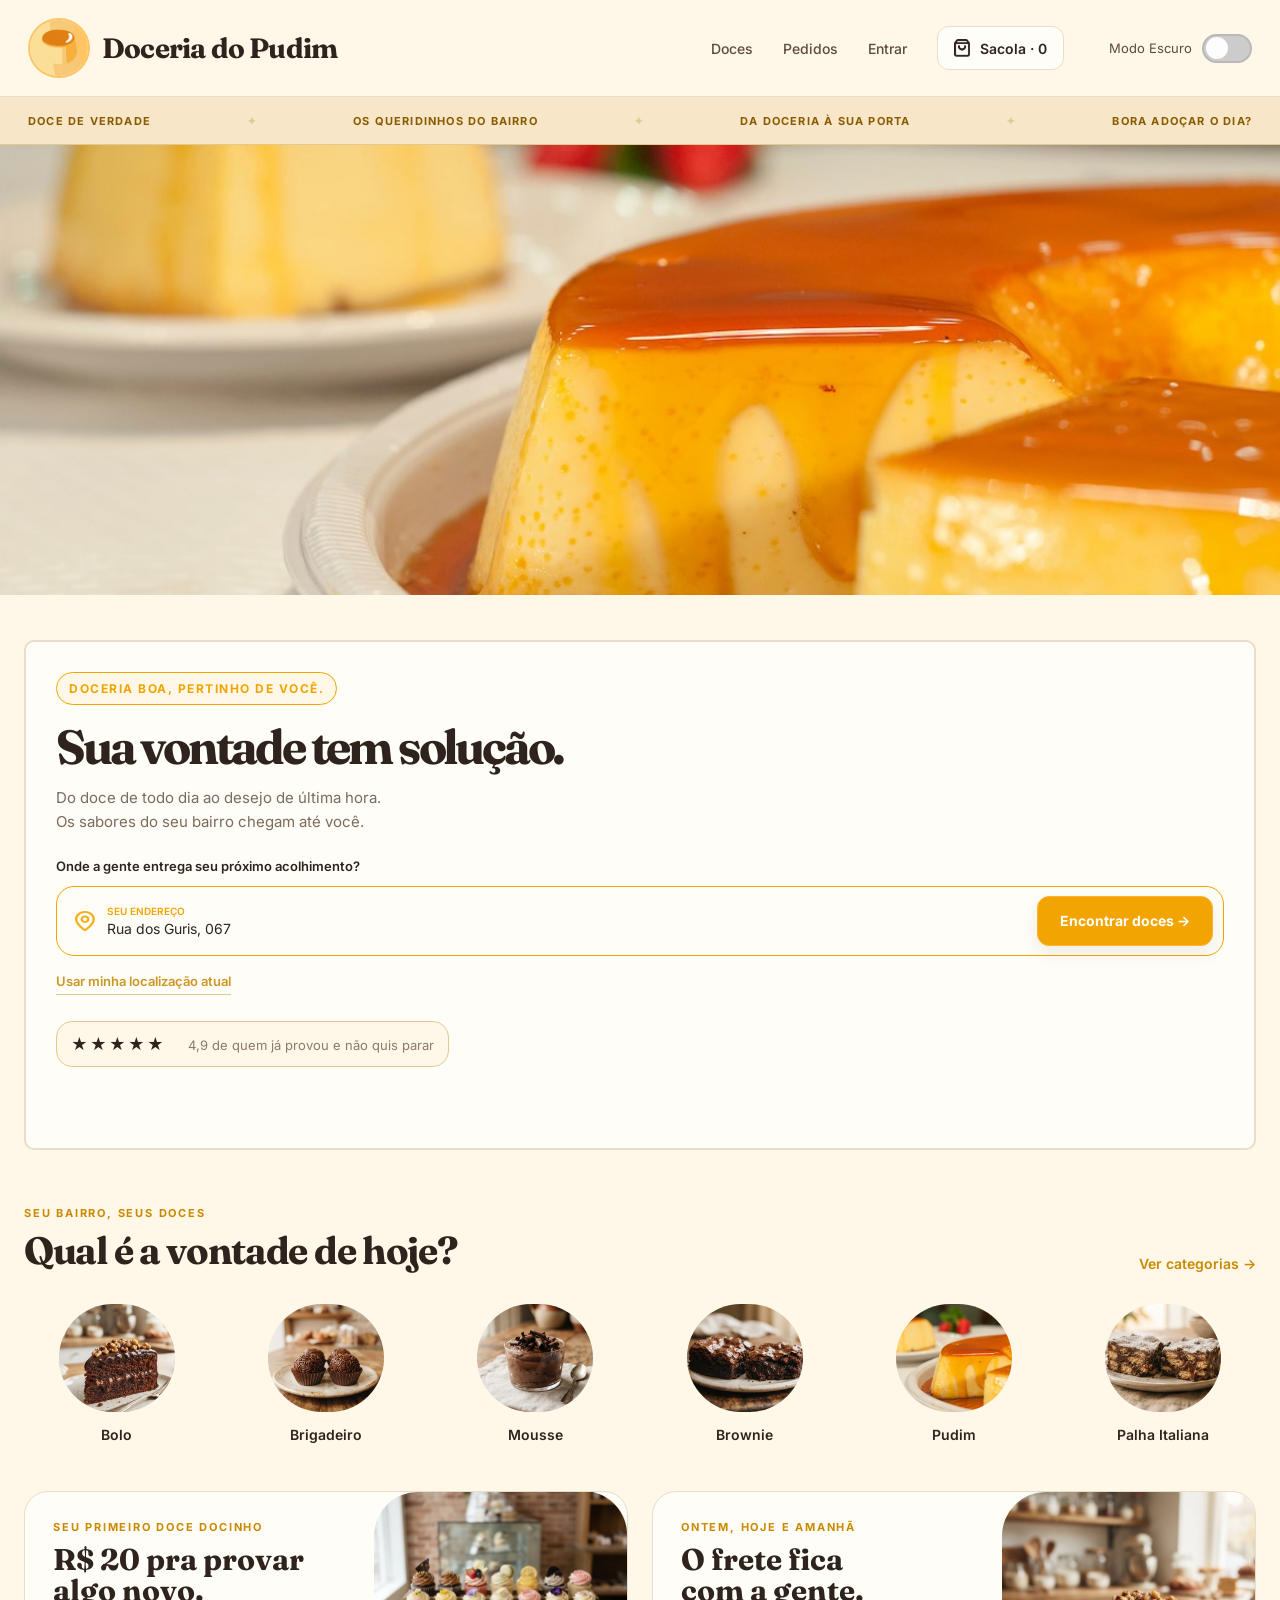
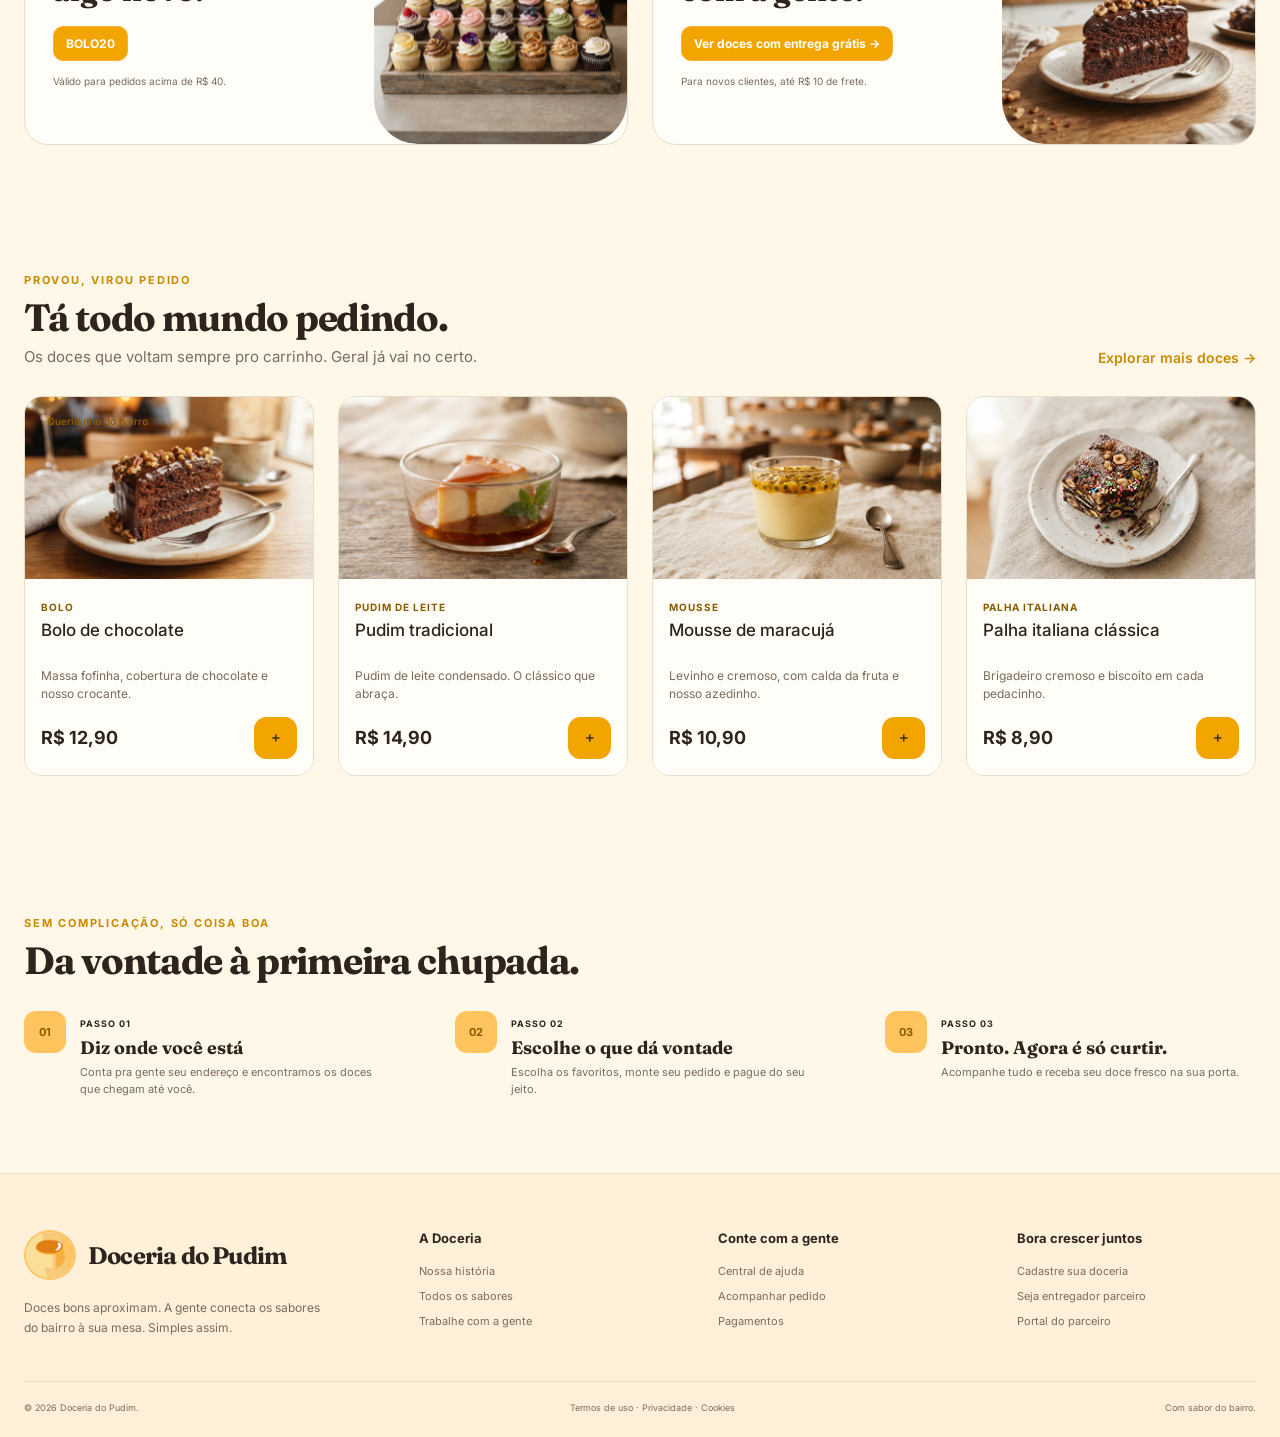
<file: index.html>
<!doctype html>
<html lang="pt-BR">
<head>
  <meta charset="UTF-8">
  <meta name="viewport" content="width=device-width, initial-scale=1.0">
  <title>Doceria do Pudim</title>
  <link rel="stylesheet" href="style.css">
  <script src="script.js" defer></script>
</head>

<body>
  <header class="header">
    <a href="index.html" class="brand">
      <div class="brand-logo">
        <img src="Logo.png" alt="Logo Doceria do Pudim">
      </div>
      Doceria do Pudim
    </a>

    <nav class="header-nav">
      <a href="doces.html">Doces</a>
      <a href="pedidos.html">Pedidos</a>
      <a href="entrar.html">Entrar</a>
      <a href="#" class="Sair" style="display: none;">Sair</a>

      <a href="sacola.html" class="bag-button">
        <div class="img"></div> Sacola · 0
      </a>

      <div class="darkMode">
        Modo Escuro
        <label class="btnDark">
          <input type="checkbox" id="btnDark">
          <span class="bolinha"></span>
        </label>
      </div>
    </nav>
  </header>

  <div class="benefits">
    <span>DOCE DE VERDADE</span>
    <b>✦</b>
    <span>OS QUERIDINHOS DO BAIRRO</span>
    <b>✦</b>
    <span>DA DOCERIA À SUA PORTA</span>
    <b>✦</b>
    <span>BORA ADOÇAR O DIA?</span>
  </div>

  <main>
    <section class="hero">
      <img
        class="hero-background"
        src="pudim.jpg"
        alt="Pudim com calda de caramelo"
      >

      <div class="hero-card container">
        <span class="pill">DOCERIA BOA, PERTINHO DE VOCÊ.</span>

        <h1>Sua vontade tem solução.</h1>

        <p class="hero-description">
          Do doce de todo dia ao desejo de última hora.<br>
          Os sabores do seu bairro chegam até você.
        </p>

        <label class="field-title">
          Onde a gente entrega seu próximo acolhimento?
        </label>

        <div class="address-box">
          <img src="localização.png" alt="Localização">

          <span class="address-text">
            <small>SEU ENDEREÇO</small>
            Rua dos Guris, 067
          </span>

          <a class="primary-button" href="doces.html">
            Encontrar doces →
          </a>
        </div>

        <button class="location-button" type="button">
      
        Usar minha localização atual
        </button>

        <div class="rating">
          <strong>★★★★★</strong>
          <span>4,9 de quem já provou e não quis parar</span>
        </div>
      </div>
    </section>

    <section class="section container">
      <div class="section-heading">
        <div>
          <small>SEU BAIRRO, SEUS DOCES</small>
          <h2>Qual é a vontade de hoje?</h2>
        </div>

        <a href="doces.html">Ver categorias →</a>
      </div>

      <div class="category-grid">
        <a class="category" href="doces.html">
          <img src="bolo com nozes.png"  alt="Bolo">
          <span>Bolo</span>
        </a>

        <a class="category" href="doces.html">
          <img src="brigadeiro.png" alt="Brigadeiro">
          <span>Brigadeiro</span>
        </a>

        <a class="category" href="doces.html">
          <img src="mousse de chocolate.png" alt="Mousse">
          <span>Mousse</span>
        </a>

        <a class="category" href="doces.html">
          <img src="brownie.png" alt="Brownie">
          <span>Brownie</span>
        </a>

        <a class="category" href="doces.html">
          <img src="pudim1.png" alt="Pudim">
          <span>Pudim</span>
        </a>

        <a class="category" href="doces.html">
          <img src="palha italiana.png" alt="Palha italiana">
          <span>Palha Italiana</span>
        </a>
      </div>
    </section>

    <section class="offers container">
      <article class="offer-card">
        <div class="offer-content">
          <small>SEU PRIMEIRO DOCE DOCINHO</small>
          <h2>R$ 20 pra provar<br>algo novo.</h2>
          <button type="button">BOLO20</button>
          <p>Válido para pedidos acima de R$ 40.</p>
        </div>

        <img src="cupcackes.png" alt="Seleção de doces">
      </article>

      <article class="offer-card">
        <div class="offer-content">
          <small>ONTEM, HOJE E AMANHÃ</small>
          <h2>O frete fica<br>com a gente.</h2>
          <a href="doces.html">Ver doces com entrega grátis →</a>
          <p>Para novos clientes, até R$ 10 de frete.</p>
        </div>

        <img src="bolo de chocolate.png" alt="Bolo de chocolate">
      </article>
    </section>

    <section class="popular-section">
      <div class="container">
        <div class="section-heading">
          <div>
            <small>PROVOU, VIROU PEDIDO</small>
            <h2>Tá todo mundo pedindo.</h2>
            <p>
              Os doces que voltam sempre pro carrinho.
              Geral já vai no certo.
            </p>
          </div>

          <a href="doces.html">Explorar mais doces →</a>
        </div>

        <div class="product-grid product-grid-four">
          <article class="product-card">
            <div class="product-image">
              <img src="bolo de chocolate1.png" alt="Bolo de chocolate">
              <span>Queridinho do bairro</span>
            </div>

            <div class="product-content">
              <small>BOLO</small>
              <h3>Bolo de chocolate</h3>
              <p>
                Massa fofinha, cobertura de chocolate e nosso crocante.
              </p>

              <div class="product-bottom">
                <strong>R$ 12,90</strong>
                <button type="button">＋</button>
              </div>
            </div>
          </article>

          <article class="product-card">
            <div class="product-image">
              <img src="pudim2.png" alt="Pudim tradicional">
            </div>

            <div class="product-content">
              <small>PUDIM DE LEITE</small>
              <h3>Pudim tradicional</h3>
              <p>
                Pudim de leite condensado. O clássico que abraça.
              </p>

              <div class="product-bottom">
                <strong>R$ 14,90</strong>
                <button type="button">＋</button>
              </div>
            </div>
          </article>

          <article class="product-card">
            <div class="product-image">
              <img src="mousse de maracuja.png" alt="Mousse de maracujá">
            </div>

            <div class="product-content">
              <small>MOUSSE</small>
              <h3>Mousse de maracujá</h3>
              <p>
                Levinho e cremoso, com calda da fruta e nosso azedinho.
              </p>

              <div class="product-bottom">
                <strong>R$ 10,90</strong>
                <button type="button">＋</button>
              </div>
            </div>
          </article>

          <article class="product-card">
            <div class="product-image">
              <img src="palha italiana1.png" alt="Palha italiana">
            </div>

            <div class="product-content">
              <small>PALHA ITALIANA</small>
              <h3>Palha italiana clássica</h3>
              <p>
                Brigadeiro cremoso e biscoito em cada pedacinho.
              </p>

              <div class="product-bottom">
                <strong>R$ 8,90</strong>
                <button type="button">＋</button>
              </div>
            </div>
          </article>
        </div>
      </div>
    </section>

    <section class="steps-section container">
      <div class="section-heading">
        <div>
          <small>SEM COMPLICAÇÃO, SÓ COISA BOA</small>
          <h2>Da vontade à primeira chupada.</h2>
        </div>
      </div>

      <div class="steps-grid">
        <article class="step">
          <span class="step-number">01</span>
          <div>
            <small>PASSO 01</small>
            <h3>Diz onde você está</h3>
            <p>
              Conta pra gente seu endereço e encontramos os doces
              que chegam até você.
            </p>
          </div>
        </article>

        <article class="step">
          <span class="step-number">02</span>
          <div>
            <small>PASSO 02</small>
            <h3>Escolhe o que dá vontade</h3>
            <p>
              Escolha os favoritos, monte seu pedido e pague do seu jeito.
            </p>
          </div>
        </article>

        <article class="step">
          <span class="step-number">03</span>
          <div>
            <small>PASSO 03</small>
            <h3>Pronto. Agora é só curtir.</h3>
            <p>
              Acompanhe tudo e receba seu doce fresco na sua porta.
            </p>
          </div>
        </article>
      </div>
    </section>
  </main>

  <footer class="footer">
    <div class="footer-content container">
      <div class="footer-about">
        <a class="brand" href="index.html">
          <span class="brand-logo">
            <img src="Logo.png" alt="">
          </span>
          <span>Doceria do Pudim</span>
        </a>

        <p>
          Doces bons aproximam. A gente conecta os sabores do bairro
          à sua mesa. Simples assim.
        </p>
      </div>

      <div class="footer-column">
        <h3>A Doceria</h3>
        <a href="#">Nossa história</a>
        <a href="doces.html">Todos os sabores</a>
        <a href="#">Trabalhe com a gente</a>
      </div>

      <div class="footer-column">
        <h3>Conte com a gente</h3>
        <a href="#">Central de ajuda</a>
        <a href="pedidos.html">Acompanhar pedido</a>
        <a href="#">Pagamentos</a>
      </div>

      <div class="footer-column">
        <h3>Bora crescer juntos</h3>
        <a href="#">Cadastre sua doceria</a>
        <a href="#">Seja entregador parceiro</a>
        <a href="#">Portal do parceiro</a>
      </div>
    </div>

    <div class="footer-bottom container">
      <span>© 2026 Doceria do Pudim.</span>
      <span>Termos de uso · Privacidade · Cookies</span>
      <span>Com sabor do bairro.</span>
    </div>
  </footer>
</body>
</html>
</file>
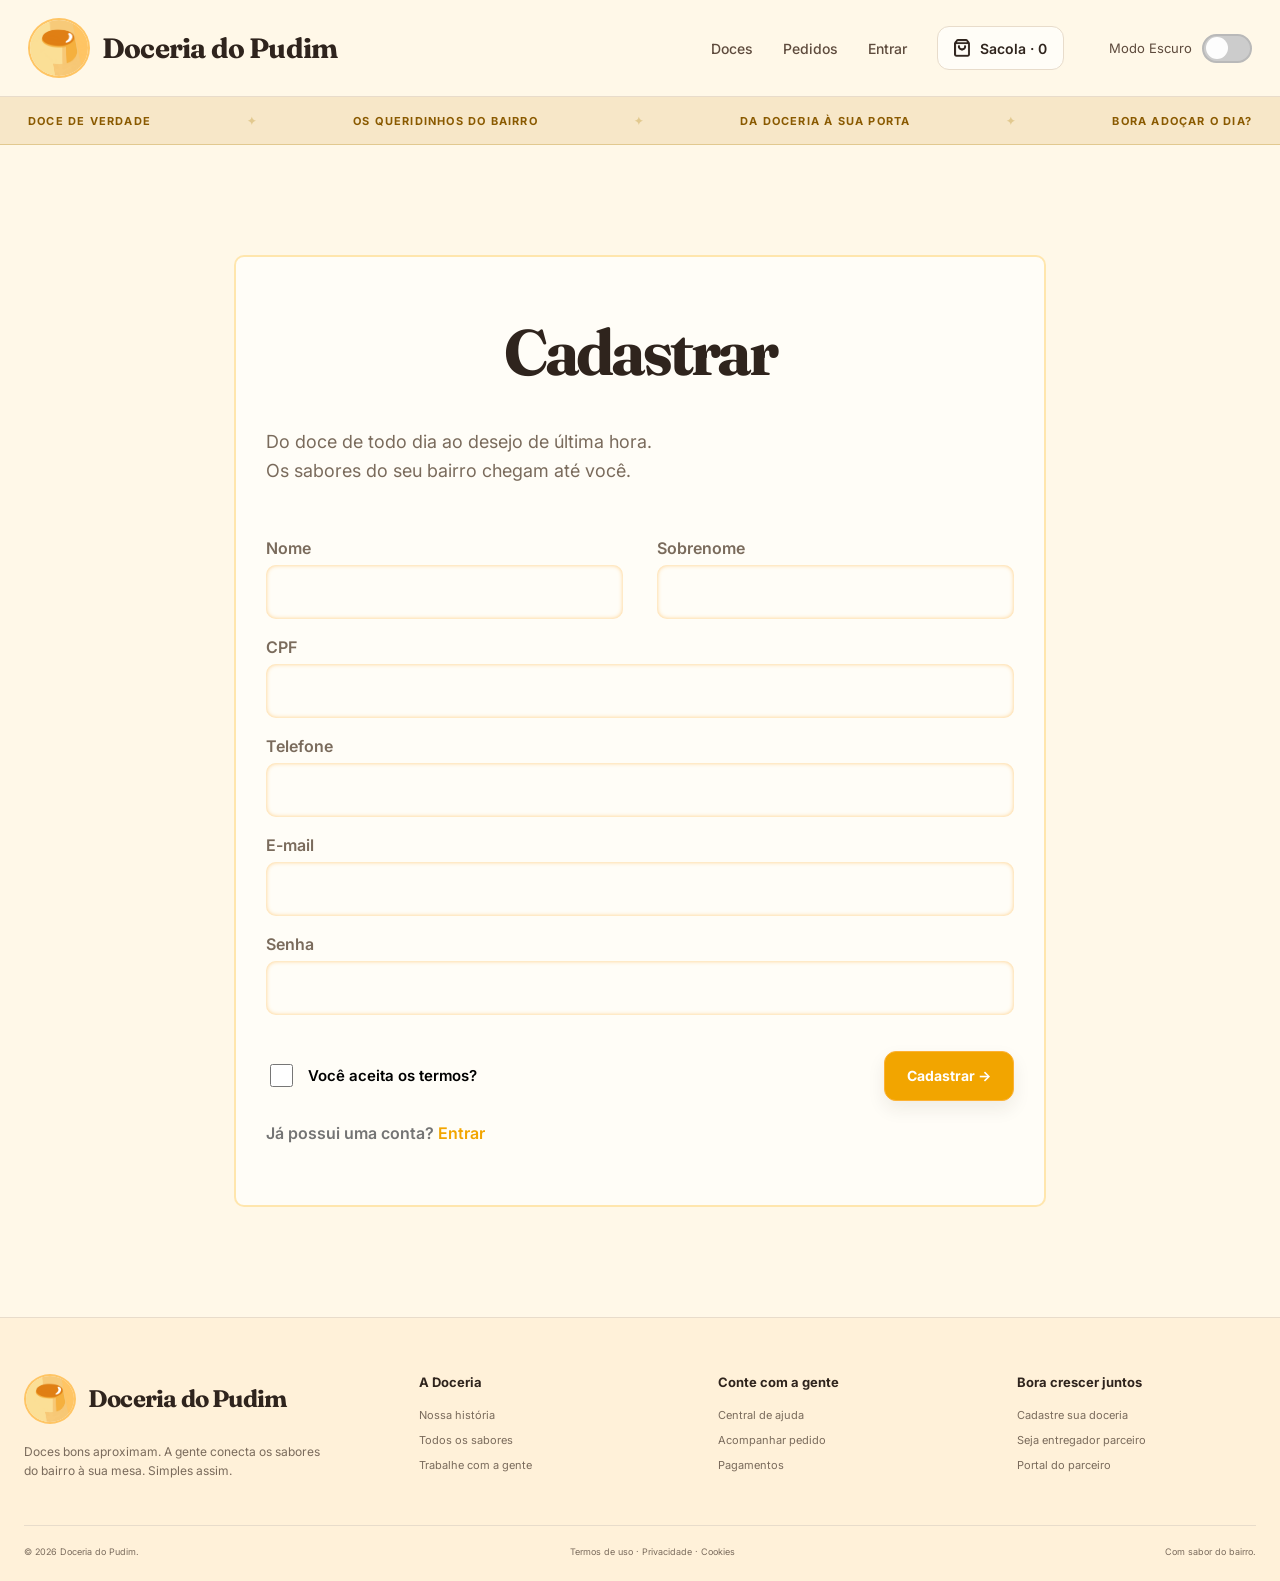
<file: cadastro.html>
<!doctype html>
<html lang="pt-BR">
<head>
  <meta charset="UTF-8">
  <meta name="viewport" content="width=device-width, initial-scale=1.0">
  <title>Cadastrar | Doceria do Pudim</title>
  <link rel="stylesheet" href="style.css">
  <script src="script.js" defer></script>
</head>

<body>
  <header class="header">
    <a href="index.html" class="brand">
      <div class="brand-logo">
        <img src="Logo.png" alt="Logo Doceria do Pudim">
      </div>
      Doceria do Pudim
    </a>

    <nav class="header-nav">
      <a href="doces.html">Doces</a>
      <a href="pedidos.html">Pedidos</a>
      <a href="entrar.html">Entrar</a>
      <a href="#" class="Sair" style="display: none;">Sair</a>

      <a href="sacola.html" class="bag-button">
        <div class="img"></div> Sacola · 0
      </a>

      <div class="darkMode">
        Modo Escuro
        <label class="btnDark">
          <input type="checkbox" id="btnDark">
          <span class="bolinha"></span>
        </label>
      </div>
    </nav>
  </header>

  <div class="benefits">
    <span>DOCE DE VERDADE</span>
    <b>✦</b>
    <span>OS QUERIDINHOS DO BAIRRO</span>
    <b>✦</b>
    <span>DA DOCERIA À SUA PORTA</span>
    <b>✦</b>
    <span>BORA ADOÇAR O DIA?</span>
  </div>

  <main class="auth-main">
    <form class="auth-card">
      <h1>Cadastrar</h1>

      <p class="auth-description">
        Do doce de todo dia ao desejo de última hora.<br>
        Os sabores do seu bairro chegam até você.
      </p>

      <div class="form-row">
        <label>
          Nome
          <input type="text" name="nome" required>
        </label>

        <label>
          Sobrenome
          <input type="text" name="sobrenome" required>
        </label>
      </div>

      <label>
        CPF
        <input type="text" name="cpf" id="cpf" inputmode="numeric" required oninput=mascara_cpf() maxlength="14">
      </label>

      <label>
        Telefone
        <input type="tel" name="telefone" id="telefone" required oninput=mascara_tel() maxlength="14">
      </label>

      <label>
        E-mail
        <input type="email" name="email" required>
      </label>

      <label>
        Senha
        <input type="password" name="senha" required>
      </label>

      <div class="form-footer">
        <label class="checkbox-label">
          <input type="checkbox" name="termos" required>
          Você aceita os termos?
        </label>

        <button class="primary-button" type="submit">
          Cadastrar →
        </button>
      </div>

      <p class="auth-switch">
        Já possui uma conta?
        <a href="entrar.html">Entrar</a>
      </p>
    </form>
  </main>
  <footer class="footer">
    <div class="footer-content container">
      <div class="footer-about">
        <a class="brand" href="index.html">
          <span class="brand-logo">
            <img src="Logo.png" alt="">
          </span>
          <span>Doceria do Pudim</span>
        </a>

        <p>
          Doces bons aproximam. A gente conecta os sabores do bairro
          à sua mesa. Simples assim.
        </p>
      </div>

      <div class="footer-column">
        <h3>A Doceria</h3>
        <a href="#">Nossa história</a>
        <a href="doces.html">Todos os sabores</a>
        <a href="#">Trabalhe com a gente</a>
      </div>

      <div class="footer-column">
        <h3>Conte com a gente</h3>
        <a href="#">Central de ajuda</a>
        <a href="pedidos.html">Acompanhar pedido</a>
        <a href="#">Pagamentos</a>
      </div>

      <div class="footer-column">
        <h3>Bora crescer juntos</h3>
        <a href="#">Cadastre sua doceria</a>
        <a href="#">Seja entregador parceiro</a>
        <a href="#">Portal do parceiro</a>
      </div>
    </div>

    <div class="footer-bottom container">
      <span>© 2026 Doceria do Pudim.</span>
      <span>Termos de uso · Privacidade · Cookies</span>
      <span>Com sabor do bairro.</span>
    </div>
  </footer>
</body>
</html>
</body>
</html>
</file>
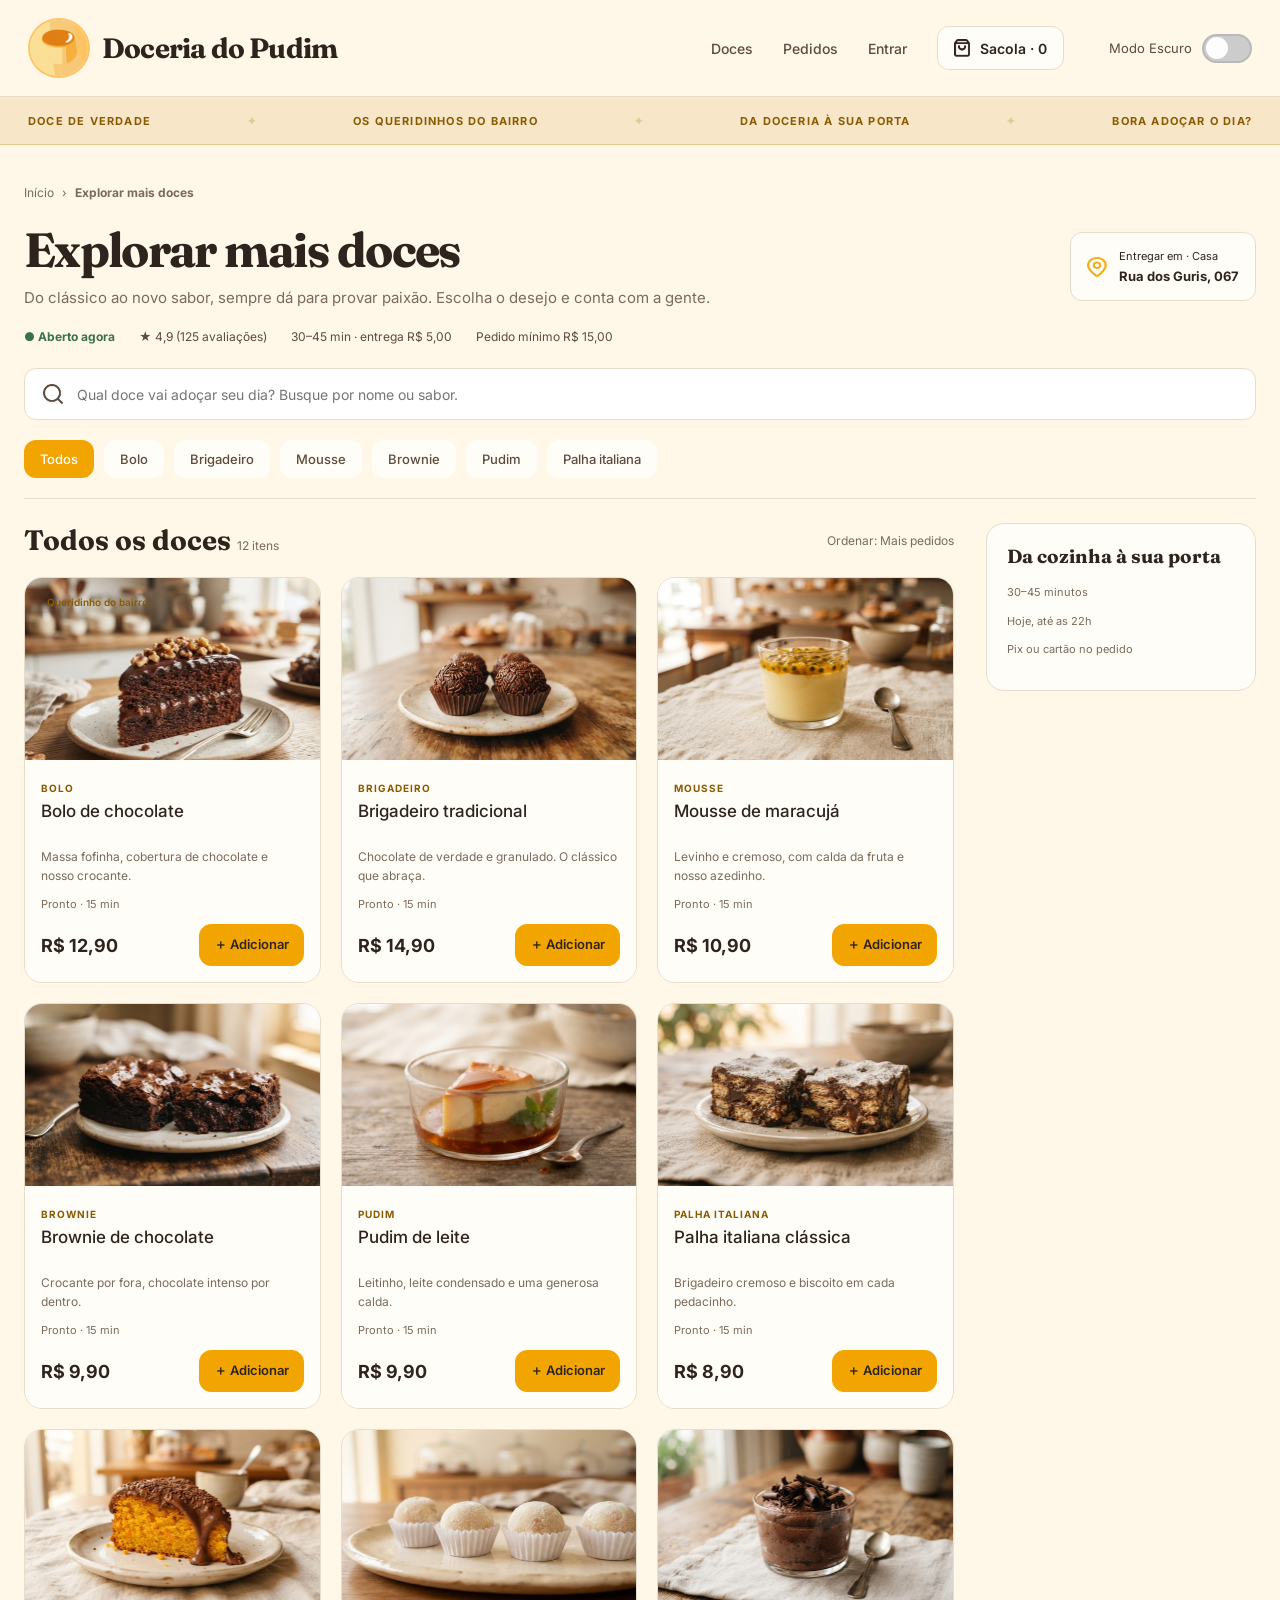
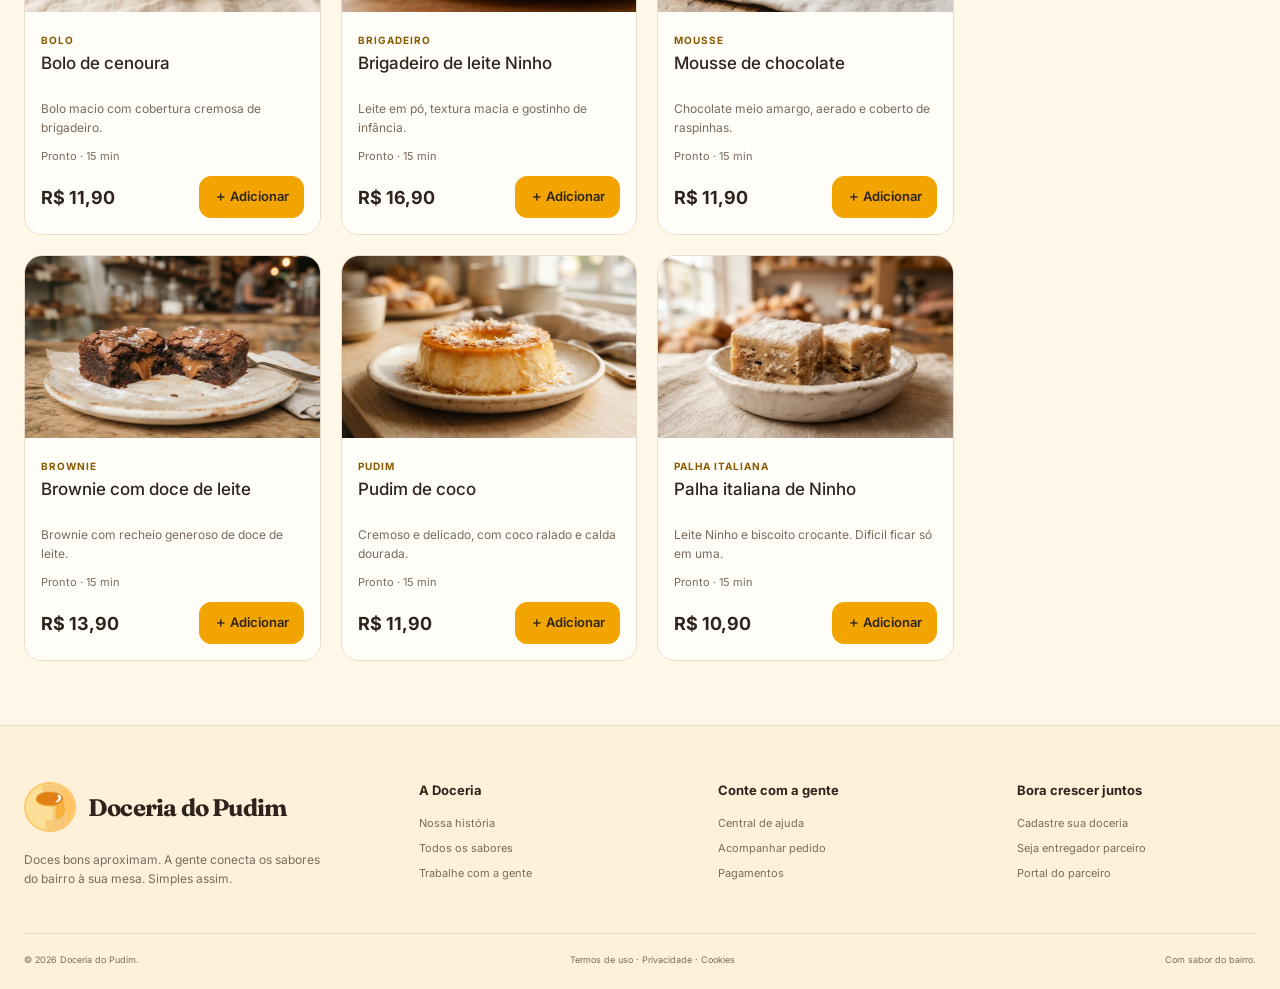
<file: doces.html>
<!doctype html>
<html lang="pt-BR">
<head>
  <meta charset="UTF-8">
  <meta name="viewport" content="width=device-width, initial-scale=1.0">
  <title>Doces | Doceria do Pudim</title>
  <link rel="stylesheet" href="style.css">
  <script src="script.js" defer></script>
</head>

<body>
  <header class="header">
    <a href="index.html" class="brand">
      <div class="brand-logo">
        <img src="Logo.png" alt="Logo Doceria do Pudim">
      </div>
      Doceria do Pudim
    </a>

    <nav class="header-nav">
      <a href="doces.html">Doces</a>
      <a href="pedidos.html">Pedidos</a>
      <a href="entrar.html">Entrar</a>
      <a href="#" class="Sair" style="display: none;">Sair</a>

      <a href="sacola.html" class="bag-button">
        <div class="img"></div> Sacola · 0
      </a>

      <div class="darkMode">
        Modo Escuro
        <label class="btnDark">
          <input type="checkbox" id="btnDark">
          <span class="bolinha"></span>
        </label>
      </div>
    </nav>
  </header>

  <div class="benefits">
    <span>DOCE DE VERDADE</span>
    <b>✦</b>
    <span>OS QUERIDINHOS DO BAIRRO</span>
    <b>✦</b>
    <span>DA DOCERIA À SUA PORTA</span>
    <b>✦</b>
    <span>BORA ADOÇAR O DIA?</span>
  </div>

  <main class="catalog-main container">
    <p class="breadcrumb">
      <a href="index.html">Início</a>
      <span>›</span>
      <strong>Explorar mais doces</strong>
    </p>

    <section class="catalog-header">
      <div>
        <h1>Explorar mais doces</h1>
        <p>
          Do clássico ao novo sabor, sempre dá para provar paixão.
          Escolha o desejo e conta com a gente.
        </p>
      </div>

      <div class="delivery-address">
        <img src="localização.png" alt="">
        <span>
          Entregar em · Casa
          <strong>Rua dos Guris, 067</strong>
        </span>
      </div>
    </section>

    <div class="store-information">
      <strong>● Aberto agora</strong>
      <span>★ 4,9 (125 avaliações)</span>
      <span>30–45 min · entrega R$ 5,00</span>
      <span>Pedido mínimo R$ 15,00</span>
    </div>

    <label class="search-box">
      <img src="Lupa.png" alt="">
      <input
        type="search"
        placeholder="Qual doce vai adoçar seu dia? Busque por nome ou sabor."
      >
    </label>

    <nav class="filters">
      <a class="active" href="#">Todos</a>
      <a href="#">Bolo</a>
      <a href="#">Brigadeiro</a>
      <a href="#">Mousse</a>
      <a href="#">Brownie</a>
      <a href="#">Pudim</a>
      <a href="#">Palha italiana</a>
    </nav>

    <div class="catalog-layout">
      <section>
        <div class="results-header">
          <h2>Todos os doces <small>12 itens</small></h2>
          <span>Ordenar: Mais pedidos</span>
        </div>

        <div class="product-grid">
          <article class="product-card">
            <div class="product-image">
              <img src="bolo com nozes.png" alt="Bolo de chocolate">
              <span>Queridinho do bairro</span>
            </div>
            <div class="product-content">
              <small>BOLO</small>
              <h3>Bolo de chocolate</h3>
              <p>Massa fofinha, cobertura de chocolate e nosso crocante.</p>
              <span class="product-time">Pronto · 15 min</span>
              <div class="product-bottom">
                <strong>R$ 12,90</strong>
                <button type="button">＋ Adicionar</button>
              </div>
            </div>
          </article>

          <article class="product-card">
            <div class="product-image">
              <img src="brigadeiro.png" alt="Brigadeiro tradicional">
            </div>
            <div class="product-content">
              <small>BRIGADEIRO</small>
              <h3>Brigadeiro tradicional</h3>
              <p>Chocolate de verdade e granulado. O clássico que abraça.</p>
              <span class="product-time">Pronto · 15 min</span>
              <div class="product-bottom">
                <strong>R$ 14,90</strong>
                <button type="button">＋ Adicionar</button>
              </div>
            </div>
          </article>

          <article class="product-card">
            <div class="product-image">
              <img src="mousse de maracuja.png" alt="Mousse de maracujá">
            </div>
            <div class="product-content">
              <small>MOUSSE</small>
              <h3>Mousse de maracujá</h3>
              <p>Levinho e cremoso, com calda da fruta e nosso azedinho.</p>
              <span class="product-time">Pronto · 15 min</span>
              <div class="product-bottom">
                <strong>R$ 10,90</strong>
                <button type="button">＋ Adicionar</button>
              </div>
            </div>
          </article>

          <article class="product-card">
            <div class="product-image">
              <img src="brownie.png" alt="Brownie de chocolate">
            </div>
            <div class="product-content">
              <small>BROWNIE</small>
              <h3>Brownie de chocolate</h3>
              <p>Crocante por fora, chocolate intenso por dentro.</p>
              <span class="product-time">Pronto · 15 min</span>
              <div class="product-bottom">
                <strong>R$ 9,90</strong>
                <button type="button">＋ Adicionar</button>
              </div>
            </div>
          </article>

          <article class="product-card">
            <div class="product-image">
              <img src="pudim2.png" alt="Pudim de leite">
            </div>
            <div class="product-content">
              <small>PUDIM</small>
              <h3>Pudim de leite</h3>
              <p>Leitinho, leite condensado e uma generosa calda.</p>
              <span class="product-time">Pronto · 15 min</span>
              <div class="product-bottom">
                <strong>R$ 9,90</strong>
                <button type="button">＋ Adicionar</button>
              </div>
            </div>
          </article>

          <article class="product-card">
            <div class="product-image">
              <img src="palha italiana.png" alt="Palha italiana clássica">
            </div>
            <div class="product-content">
              <small>PALHA ITALIANA</small>
              <h3>Palha italiana clássica</h3>
              <p>Brigadeiro cremoso e biscoito em cada pedacinho.</p>
              <span class="product-time">Pronto · 15 min</span>
              <div class="product-bottom">
                <strong>R$ 8,90</strong>
                <button type="button">＋ Adicionar</button>
              </div>
            </div>
          </article>

          <article class="product-card">
            <div class="product-image">
              <img src="bolo de cenoura.png" alt="Bolo de cenoura">
            </div>
            <div class="product-content">
              <small>BOLO</small>
              <h3>Bolo de cenoura</h3>
              <p>Bolo macio com cobertura cremosa de brigadeiro.</p>
              <span class="product-time">Pronto · 15 min</span>
              <div class="product-bottom">
                <strong>R$ 11,90</strong>
                <button type="button">＋ Adicionar</button>
              </div>
            </div>
          </article>

          <article class="product-card">
            <div class="product-image">
              <img src="brigadeiro de ninho.png" alt="Brigadeiro de leite Ninho">
            </div>
            <div class="product-content">
              <small>BRIGADEIRO</small>
              <h3>Brigadeiro de leite Ninho</h3>
              <p>Leite em pó, textura macia e gostinho de infância.</p>
              <span class="product-time">Pronto · 15 min</span>
              <div class="product-bottom">
                <strong>R$ 16,90</strong>
                <button type="button">＋ Adicionar</button>
              </div>
            </div>
          </article>

          <article class="product-card">
            <div class="product-image">
              <img src="mousse de chocolate.png" alt="Mousse de chocolate">
            </div>
            <div class="product-content">
              <small>MOUSSE</small>
              <h3>Mousse de chocolate</h3>
              <p>Chocolate meio amargo, aerado e coberto de raspinhas.</p>
              <span class="product-time">Pronto · 15 min</span>
              <div class="product-bottom">
                <strong>R$ 11,90</strong>
                <button type="button">＋ Adicionar</button>
              </div>
            </div>
          </article>

          <article class="product-card">
            <div class="product-image">
              <img src="brownie com doce de leite.png" alt="Brownie com doce de leite">
            </div>
            <div class="product-content">
              <small>BROWNIE</small>
              <h3>Brownie com doce de leite</h3>
              <p>Brownie com recheio generoso de doce de leite.</p>
              <span class="product-time">Pronto · 15 min</span>
              <div class="product-bottom">
                <strong>R$ 13,90</strong>
                <button type="button">＋ Adicionar</button>
              </div>
            </div>
          </article>

          <article class="product-card">
            <div class="product-image">
              <img src="pudim de coco.png" alt="Pudim de coco">
            </div>
            <div class="product-content">
              <small>PUDIM</small>
              <h3>Pudim de coco</h3>
              <p>Cremoso e delicado, com coco ralado e calda dourada.</p>
              <span class="product-time">Pronto · 15 min</span>
              <div class="product-bottom">
                <strong>R$ 11,90</strong>
                <button type="button">＋ Adicionar</button>
              </div>
            </div>
          </article>

          <article class="product-card">
            <div class="product-image">
              <img src="palha italiana de ninho.png" alt="Palha italiana de Ninho">
            </div>
            <div class="product-content">
              <small>PALHA ITALIANA</small>
              <h3>Palha italiana de Ninho</h3>
              <p>Leite Ninho e biscoito crocante. Difícil ficar só em uma.</p>
              <span class="product-time">Pronto · 15 min</span>
              <div class="product-bottom">
                <strong>R$ 10,90</strong>
                <button type="button">＋ Adicionar</button>
              </div>
            </div>
          </article>
        </div>
      </section>

      <aside class="catalog-sidebar">
        

        <section class="sidebar-card">
          <h3>Da cozinha à sua porta</h3>
          <p>30–45 minutos</p>
          <p>Hoje, até as 22h</p>
          <p>Pix ou cartão no pedido</p>
        </section>
      
      </aside>
    </div>
  </main>
  <footer class="footer">
    <div class="footer-content container">
      <div class="footer-about">
        <a class="brand" href="index.html">
          <span class="brand-logo">
            <img src="Logo.png" alt="">
          </span>
          <span>Doceria do Pudim</span>
        </a>

        <p>
          Doces bons aproximam. A gente conecta os sabores do bairro
          à sua mesa. Simples assim.
        </p>
      </div>

      <div class="footer-column">
        <h3>A Doceria</h3>
        <a href="#">Nossa história</a>
        <a href="doces.html">Todos os sabores</a>
        <a href="#">Trabalhe com a gente</a>
      </div>

      <div class="footer-column">
        <h3>Conte com a gente</h3>
        <a href="#">Central de ajuda</a>
        <a href="pedidos.html">Acompanhar pedido</a>
        <a href="#">Pagamentos</a>
      </div>

      <div class="footer-column">
        <h3>Bora crescer juntos</h3>
        <a href="#">Cadastre sua doceria</a>
        <a href="#">Seja entregador parceiro</a>
        <a href="#">Portal do parceiro</a>
      </div>
    </div>

    <div class="footer-bottom container">
      <span>© 2026 Doceria do Pudim.</span>
      <span>Termos de uso · Privacidade · Cookies</span>
      <span>Com sabor do bairro.</span>
    </div>
  </footer>
</body>
</html>
</body>
</html>
</file>
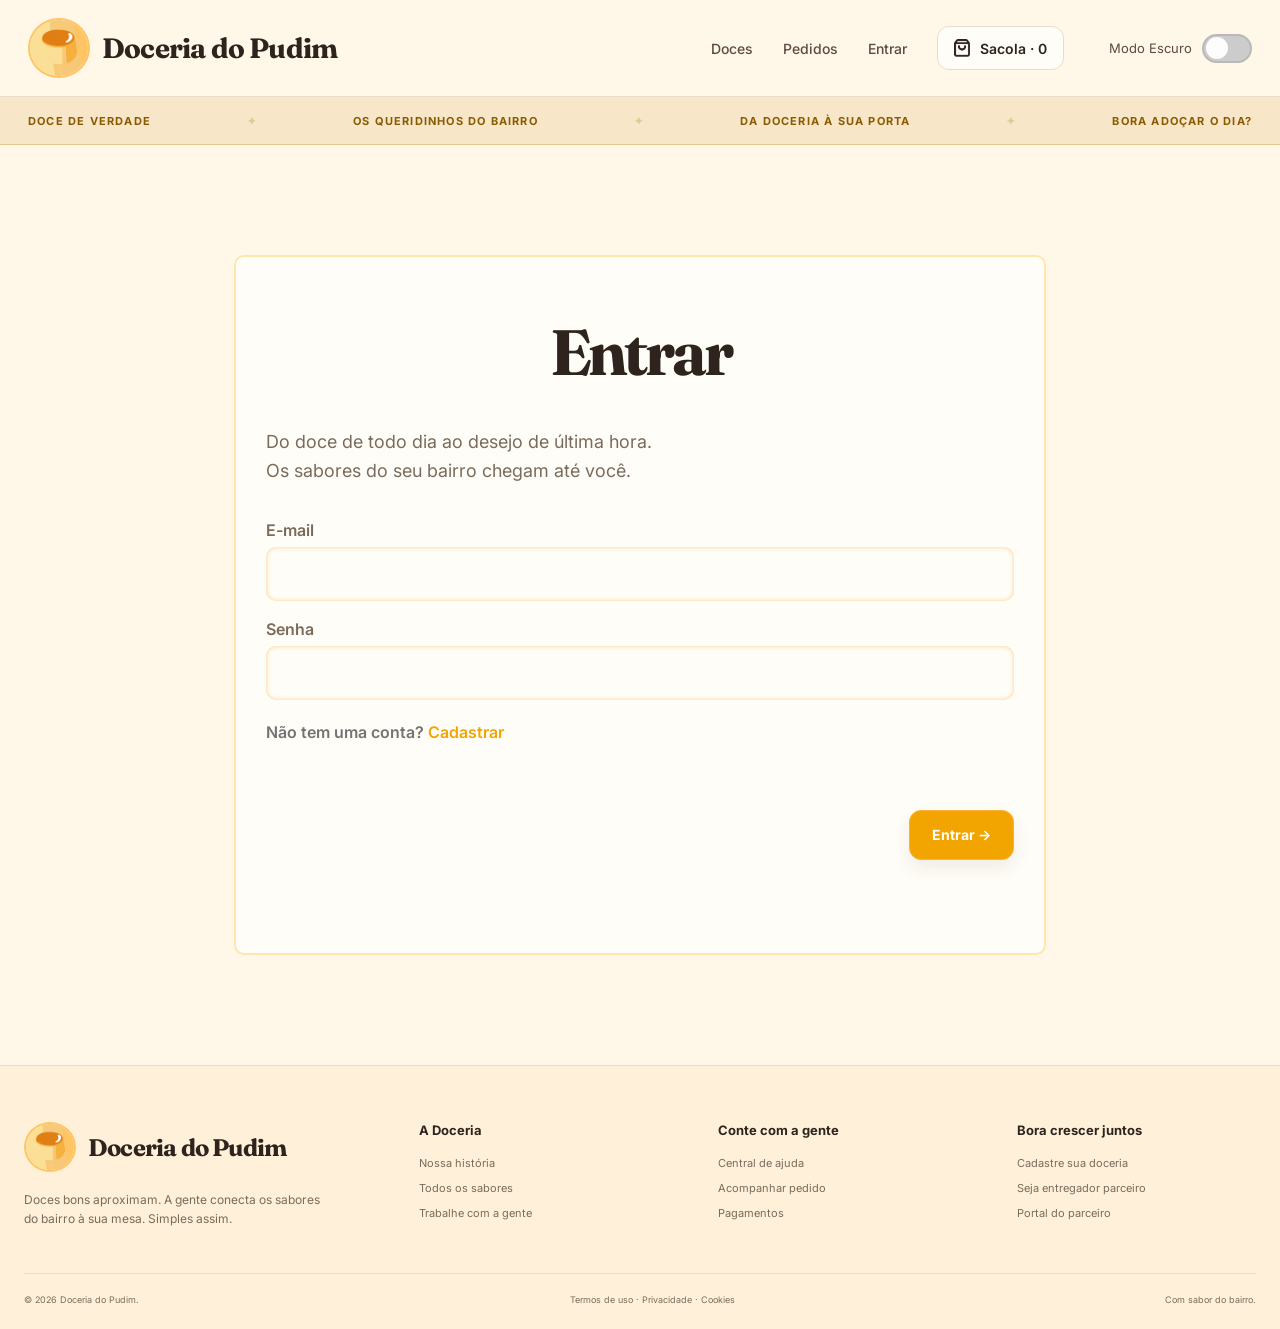
<file: entrar.html>
<!doctype html>
<html lang="pt-BR">
<head>
  <meta charset="UTF-8">
  <meta name="viewport" content="width=device-width, initial-scale=1.0">
  <title>Entrar | Doceria do Pudim</title>
  <link rel="stylesheet" href="style.css">
  <script src="script.js" defer></script>
</head>

<body>
  <header class="header">
    <a href="index.html" class="brand">
      <div class="brand-logo">
        <img src="Logo.png" alt="Logo Doceria do Pudim">
      </div>
      Doceria do Pudim
    </a>

    <nav class="header-nav">
      <a href="doces.html">Doces</a>
      <a href="pedidos.html">Pedidos</a>
      <a href="entrar.html">Entrar</a>
      <a href="#" class="Sair" style="display: none;">Sair</a>

      <a href="sacola.html" class="bag-button">
        <div class="img"></div> Sacola · 0
      </a>

      <div class="darkMode">
        Modo Escuro
        <label class="btnDark">
          <input type="checkbox" id="btnDark">
          <span class="bolinha"></span>
        </label>
      </div>
    </nav>
  </header>

  <div class="benefits">
    <span>DOCE DE VERDADE</span>
    <b>✦</b>
    <span>OS QUERIDINHOS DO BAIRRO</span>
    <b>✦</b>
    <span>DA DOCERIA À SUA PORTA</span>
    <b>✦</b>
    <span>BORA ADOÇAR O DIA?</span>
  </div>

  <main class="auth-main">
    <form class="auth-card auth-card-login" action="#" method="post">
      <h1>Entrar</h1>

      <p class="auth-description">
        Do doce de todo dia ao desejo de última hora.<br>
        Os sabores do seu bairro chegam até você.
      </p>

      <label>
        E-mail
        <input type="email" name="email" required>
      </label>

      <label>
        Senha
        <input type="password" name="senha" required>
      </label>

      <p class="auth-switch">
        Não tem uma conta?
        <a href="cadastro.html">Cadastrar</a>
      </p>

      <div class="login-action">
        <button class="primary-button" type="submit">
          Entrar →
        </button>
      </div>
    </form>
  </main>

  <footer class="footer">
    <div class="footer-content container">
      <div class="footer-about">
        <a class="brand" href="index.html">
          <span class="brand-logo">
            <img src="Logo.png" alt="">
          </span>
          <span>Doceria do Pudim</span>
        </a>

        <p>
          Doces bons aproximam. A gente conecta os sabores do bairro
          à sua mesa. Simples assim.
        </p>
      </div>

      <div class="footer-column">
        <h3>A Doceria</h3>
        <a href="#">Nossa história</a>
        <a href="doces.html">Todos os sabores</a>
        <a href="#">Trabalhe com a gente</a>
      </div>

      <div class="footer-column">
        <h3>Conte com a gente</h3>
        <a href="#">Central de ajuda</a>
        <a href="pedidos.html">Acompanhar pedido</a>
        <a href="#">Pagamentos</a>
      </div>

      <div class="footer-column">
        <h3>Bora crescer juntos</h3>
        <a href="#">Cadastre sua doceria</a>
        <a href="#">Seja entregador parceiro</a>
        <a href="#">Portal do parceiro</a>
      </div>
    </div>

    <div class="footer-bottom container">
      <span>© 2026 Doceria do Pudim.</span>
      <span>Termos de uso · Privacidade · Cookies</span>
      <span>Com sabor do bairro.</span>
    </div>
  </footer>
</body>
</html>
</body>
</html>
</file>
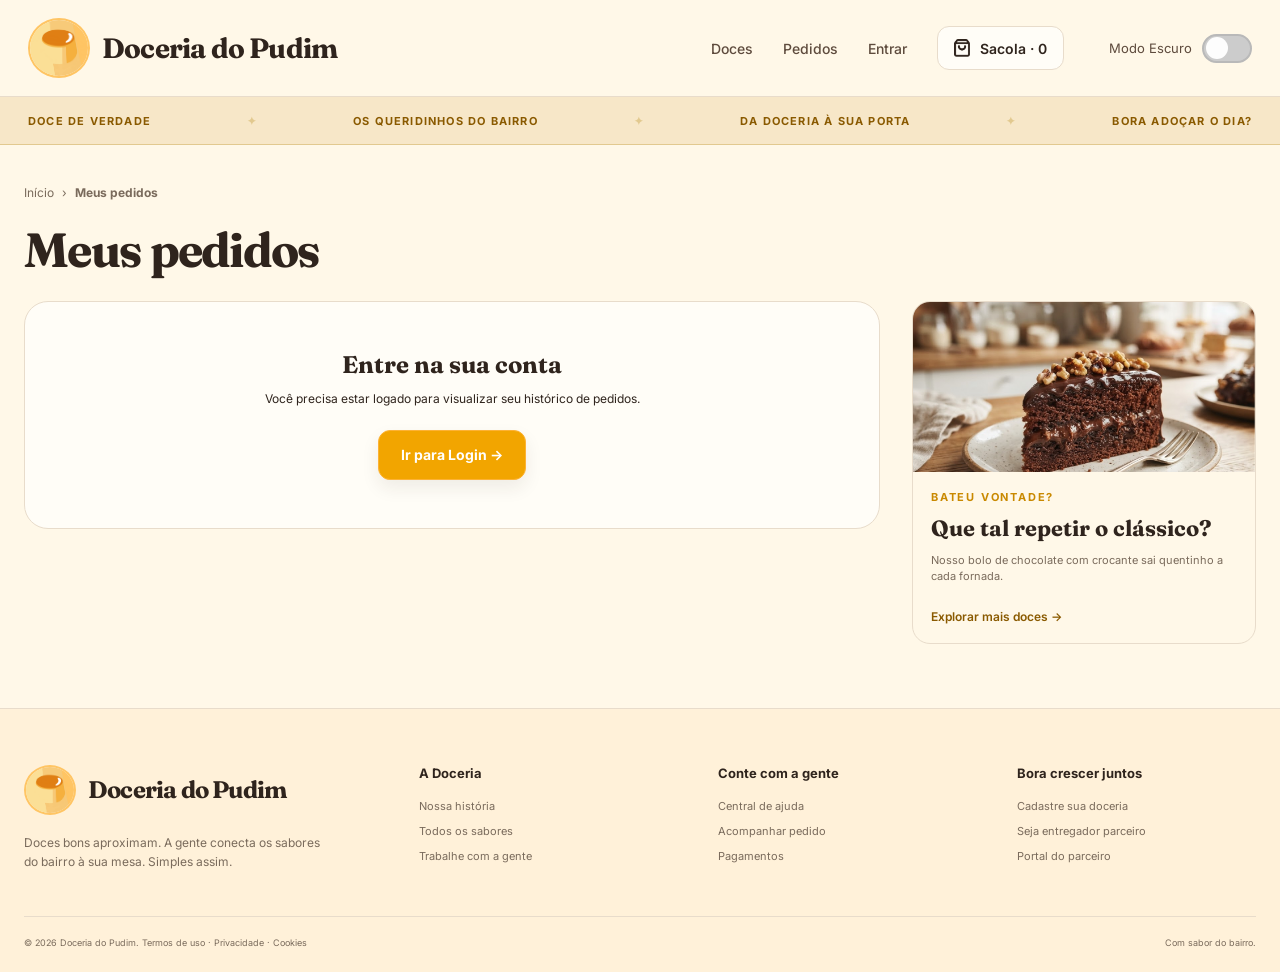
<file: pedidos.html>
<!DOCTYPE html>
<html lang="pt-BR">
<head>
  <meta charset="UTF-8">
  <meta name="viewport" content="width=device-width, initial-scale=1.0">
  <title>Meus Pedidos | Doceria do Pudim</title>
  <link rel="stylesheet" href="style.css">
</head>
<body>

  <header class="header">
    <a href="index.html" class="brand">
      <div class="brand-logo">
        <img src="Logo.png" alt="Logo Doceria do Pudim">
      </div>
      Doceria do Pudim
    </a>

    <nav class="header-nav">
      <a href="doces.html">Doces</a>
      <a href="pedidos.html">Pedidos</a>
      <a href="entrar.html">Entrar</a>
      <a href="#" class="Sair" style="display: none;">Sair</a>

      <a href="sacola.html" class="bag-button">
        <div class="img"></div> Sacola · 0
      </a>

      <div class="darkMode">
        Modo Escuro
        <label class="btnDark">
          <input type="checkbox" id="btnDark">
          <span class="bolinha"></span>
        </label>
      </div>
    </nav>
  </header>

  <div class="benefits">
    <span>DOCE DE VERDADE</span>
    <b>✦</b>
    <span>OS QUERIDINHOS DO BAIRRO</span>
    <b>✦</b>
    <span>DA DOCERIA À SUA PORTA</span>
    <b>✦</b>
    <span>BORA ADOÇAR O DIA?</span>
  </div>

  <main class="container orders-main">
    <nav class="breadcrumb">
      <a href="index.html">Início</a>
      <span>›</span>
      <strong>Meus pedidos</strong>
    </nav>

    <h1>Meus pedidos</h1>

    <div class="orders-layout">
      <!-- -->
      <section id="lista-pedidos-container">
        <p class="muted">Carregando seus pedidos...</p>
      </section>

     
      <aside class="orders-sidebar">

        <div class="repeat-card">
          <img src="bolo com nozes.png" alt="Bolo de chocolate">
          <div>
            <small>BATEU VONTADE?</small>
            <h3>Que tal repetir o clássico?</h3>
            <p>Nosso bolo de chocolate com crocante sai quentinho a cada fornada.</p>
            <br>
            <a href="doces.html">Explorar mais doces →</a>
          </div>
        </div>
      </aside>
    </div>
  </main>



  
  <footer class="footer">
    <div class="container footer-content">
      <div class="footer-about">
        <a href="index.html" class="brand">
          <div class="brand-logo">
            <img src="Logo.png" alt="Logo Doceria do Pudim">
          </div>
          Doceria do Pudim
        </a>
        <p>Doces bons aproximam. A gente conecta os sabores do bairro à sua mesa. Simples assim.</p>
      </div>

      <div class="footer-column">
        <h3>A Doceria</h3>
        <a href="#">Nossa história</a>
        <a href="doces.html">Todos os sabores</a>
        <a href="#">Trabalhe com a gente</a>
      </div>

      <div class="footer-column">
        <h3>Conte com a gente</h3>
        <a href="#">Central de ajuda</a>
        <a href="pedidos.html">Acompanhar pedido</a>
        <a href="#">Pagamentos</a>
      </div>

      <div class="footer-column">
        <h3>Bora crescer juntos</h3>
        <a href="#">Cadastre sua doceria</a>
        <a href="#">Seja entregador parceiro</a>
        <a href="#">Portal do parceiro</a>
      </div>
    </div>

    <div class="container footer-bottom">
      <span>© 2026 Doceria do Pudim. Termos de uso · Privacidade · Cookies</span>
      <span>Com sabor do bairro.</span>
    </div>
  </footer>

  <script src="script.js"></script>
</body>
</html>
</file>
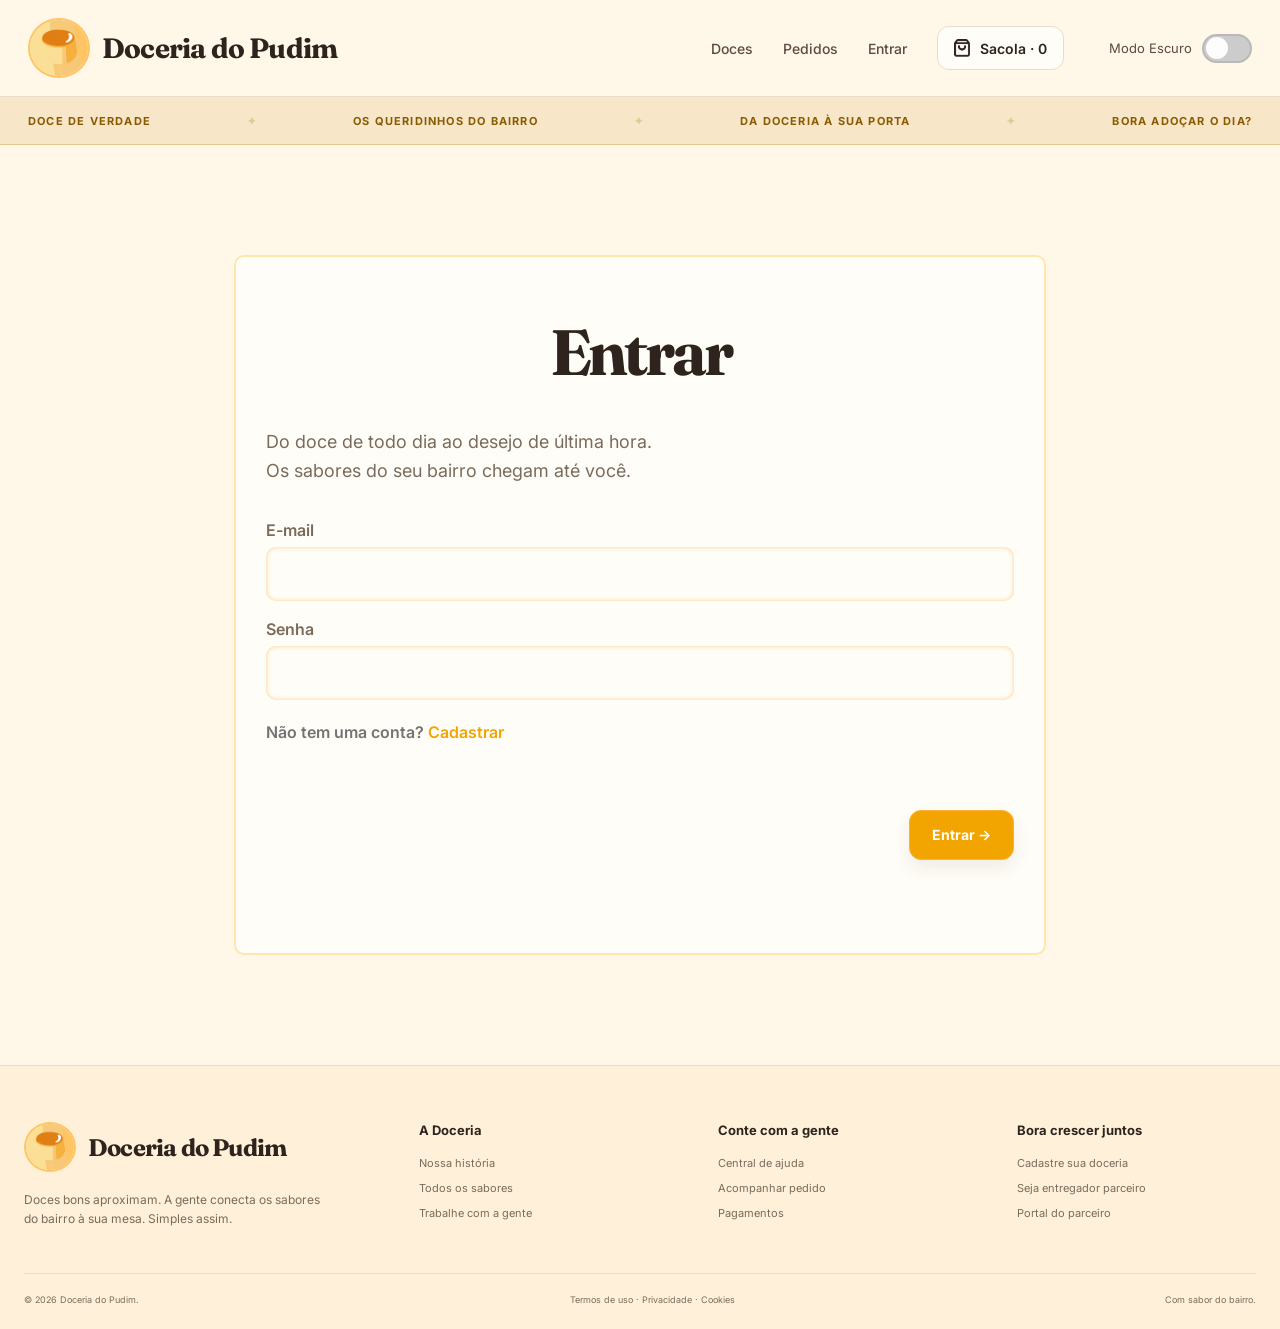
<file: perfil.html>
<!DOCTYPE html>
<html lang="pt-BR">
<head>
  <meta charset="UTF-8">
  <meta name="viewport" content="width=device-width, initial-scale=1.0">
  <title>Meu Perfil | Doceria do Pudim</title>
  <link rel="stylesheet" href="style.css">
</head>
<body>

  <!-- Cabeçalho padrão -->
  <header class="header">
    <a href="index.html" class="brand">
      <div class="brand-logo">
        <img src="Logo.png" alt="Logo Doceria do Pudim">
      </div>
      Doceria do Pudim
    </a>

    <nav class="header-nav">
      <a href="doces.html">Doces</a>
      <a href="pedidos.html">Pedidos</a>
      <a href="entrar.html">Entrar</a>
      <a href="#" class="Sair" style="display: none;">Sair</a>
      <a href="sacola.html" class="bag-button">
        <div class="img"></div> Sacola · 0
      </a>

      <div class="darkMode">
        <span>Modo Escuro</span>
        <label class="btnDark">
          <input type="checkbox" id="btnDark">
          <span class="bolinha"></span>
        </label>
      </div>
    </nav>
  </header>

  <!-- Faixa de benefícios -->
  <div class="benefits">
    <span>DOCE DE VERDADE</span>
    <b>✦</b>
    <span>OS QUERIDINHOS DO BAIRRO</span>
    <b>✦</b>
    <span>DA DOCERIA À SUA PORTA</span>
    <b>✦</b>
    <span>BORA ADOÇAR O DIA?</span>
  </div>

  <!-- Conteúdo Exclusivo do Perfil -->
  <main class="container perfil-main">
    <nav class="breadcrumb">
      <a href="index.html">Início</a>
      <span>›</span>
      <strong>Meu perfil</strong>
    </nav>

    <div class="perfil-topo">
      <div>
        <span class="perfil-selo">CONTA DO CLIENTE</span>
        <h1>Minhas Informações</h1>
        <p>Gerencie seus dados pessoais cadastrados na Doceria do Pudim.</p>
      </div>
    </div>

    <div class="perfil-grid" id="conteudo-perfil">
      <!-- Coluna Esquerda: Cartão de Resumo do Cliente -->
      <aside class="perfil-sidebar">
        <div class="perfil-avatar" id="perfil-iniciais">DP</div>
        <h2 class="perfil-nome-completo" id="perfil-titulo-nome">Carregando...</h2>
        <span class="perfil-email-destaque" id="perfil-subtitulo-email">...</span>

        <div class="perfil-status-badge">
          <span class="ponto-verde"></span> Cliente ativo no bairro
        </div>

        <nav class="perfil-menu-lateral">
          <a href="perfil.html" class="ativo">Dados pessoais</a>
          <a href="pedidos.html">Histórico de pedidos</a>
          <a href="doces.html">Explorar cardápio</a>
        </nav>

        <button type="button" id="btn-sair-perfil" class="perfil-btn-sair">
          Sair da conta
        </button>
      </aside>

      <!-- Coluna Direita: Cartão com Dados Detalhados -->
      <section class="perfil-card">
        <div class="perfil-card-header">
          <div>
            <h3>Dados cadastrais</h3>
            <small>Informações vinculadas aos seus pedidos e entregas</small>
          </div>
          <span class="perfil-tag-seguro">Conta verificada</span>
        </div>

        <div class="perfil-dados-lista">
          <div class="perfil-campo">
            <label>Nome</label>
            <input type="text" id="perfil-nome" readonly>
          </div>

          <div class="perfil-campo">
            <label>Sobrenome</label>
            <input type="text" id="perfil-sobrenome" readonly>
          </div>

          <div class="perfil-campo">
            <label>CPF</label>
            <input type="text" id="perfil-cpf" readonly>
          </div>

          <div class="perfil-campo">
            <label>Telefone / WhatsApp</label>
            <input type="text" id="perfil-telefone" readonly>
          </div>

          <div class="perfil-campo perfil-campo-largo">
            <label>E-mail de acesso</label>
            <input type="email" id="perfil-email" readonly>
          </div>
        </div>

        <div class="perfil-rodape-acoes">
          <span class="perfil-aviso">Para alterar seus dados cadastrais, entre em contato com o suporte ou atualize seu cadastro.</span>
          <a href="pedidos.html" class="primary-button">Ver meus pedidos →</a>
        </div>
      </section>
    </div>
  </main>

  <!-- Rodapé padrão -->
  <footer class="footer">
    <div class="container">
      <div class="footer-content">
        <div class="footer-about">
          <a href="index.html" class="brand">
            <div class="brand-logo"><img src="Logo.png" alt="Logo"></div>
            Doceria do Pudim
          </a>
          <p>Doces bons aproximam. A gente conecta os sabores do bairro à sua mesa. Simples assim.</p>
        </div>
        <div class="footer-column">
          <h3>A Doceria</h3>
          <a href="#">Nossa história</a>
          <a href="doces.html">Todos os sabores</a>
          <a href="#">Trabalhe com a gente</a>
        </div>
        <div class="footer-column">
          <h3>Conte com a gente</h3>
          <a href="#">Central de ajuda</a>
          <a href="pedidos.html">Acompanhar pedido</a>
          <a href="#">Pagamentos</a>
        </div>
        <div class="footer-column">
          <h3>Bora crescer juntos</h3>
          <a href="#">Cadastre sua doceria</a>
          <a href="#">Seja entregador parceiro</a>
          <a href="#">Portal do parceiro</a>
        </div>
      </div>
      <div class="footer-bottom">
        <span>© 2026 Doceria do Pudim. Termos de uso · Privacidade · Cookies</span>
        <span>Com sabor do bairro.</span>
      </div>
    </div>
  </footer>

  <script src="script.js"></script>
</body>
</html>
</file>
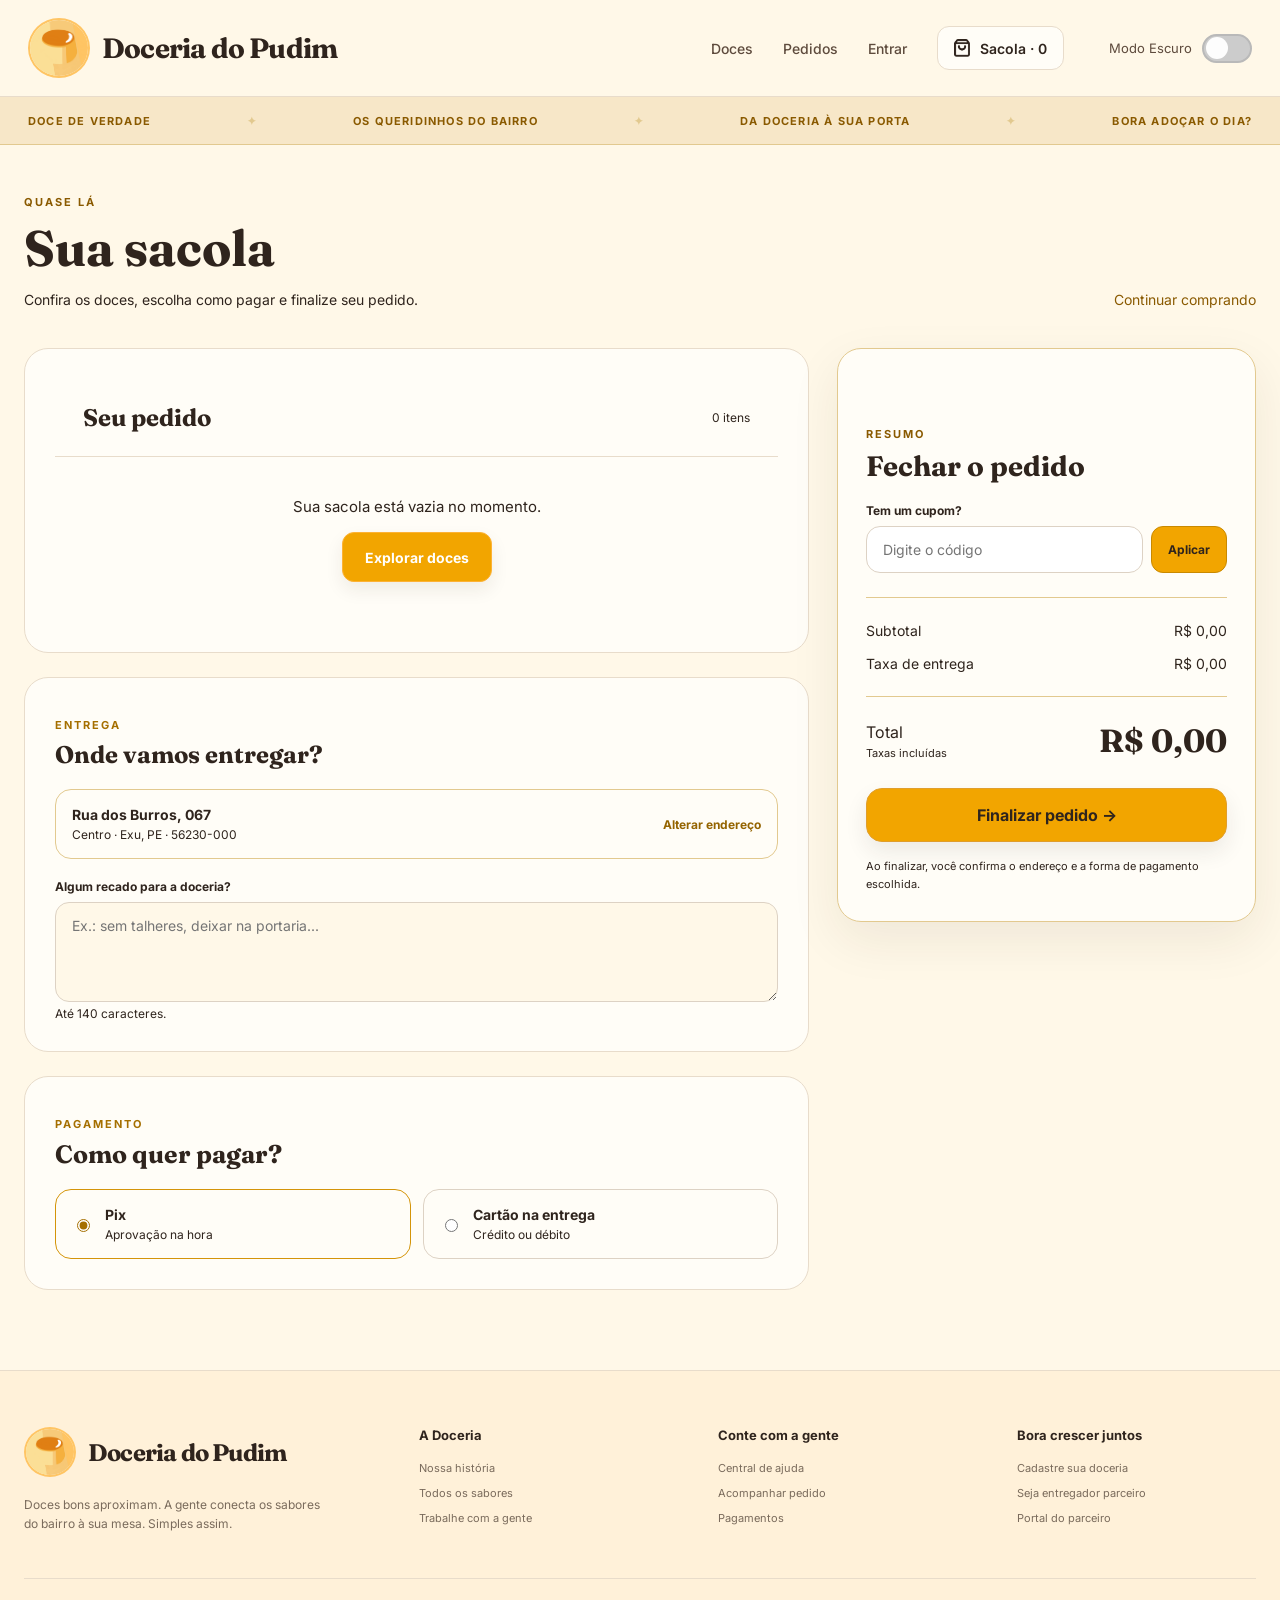
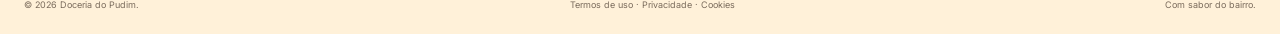
<file: sacola.html>
<!DOCTYPE html>
<html lang="pt-BR">
<head>
  <meta charset="UTF-8">
  <meta name="viewport" content="width=device-width, initial-scale=1">
  <title>Sacola · Doceria do Pudim</title>
  <link rel="stylesheet" href="style.css">
  <script src="script.js" defer></script>

  
</head>

<body>
  <header class="header">
    <a href="index.html" class="brand">
      <div class="brand-logo">
        <img src="Logo.png" alt="Logo Doceria do Pudim">
      </div>
      Doceria do Pudim
    </a>

    <nav class="header-nav">
      <a href="doces.html">Doces</a>
      <a href="pedidos.html">Pedidos</a>
      <a href="entrar.html">Entrar</a>
      <a href="#" class="Sair" style="display: none;">Sair</a>

      <a href="sacola.html" class="bag-button">
        <div class="img"></div> Sacola · 0
      </a>

      <div class="darkMode">
        Modo Escuro
        <label class="btnDark">
          <input type="checkbox" id="btnDark">
          <span class="bolinha"></span>
        </label>
      </div>
    </nav>
  </header>

  <div class="benefits">
    <span>DOCE DE VERDADE</span>
    <b>✦</b>
    <span>OS QUERIDINHOS DO BAIRRO</span>
    <b>✦</b>
    <span>DA DOCERIA À SUA PORTA</span>
    <b>✦</b>
    <span>BORA ADOÇAR O DIA?</span>
  </div>

  <main class="container">
    <div class="introducao">
      <div>
        <p class="etiqueta">QUASE LÁ</p>
        <h1>Sua sacola</h1>
        <p class="descricao">
          Confira os doces, escolha como pagar e finalize seu pedido.
        </p>
      </div>
      <a href="/" class="voltar">Continuar comprando</a>
    </div>

    <div class="layout">
      <div class="coluna">
        <section class="painel" aria-labelledby="titulo-pedido">
          <div class="painel-topo">
            <h2 id="titulo-pedido">Seu pedido</h2>
            <span class="muted">3 itens</span>
          </div>

          <article class="item">
            
          </article>

          <article class="item">
            <div class="miniatura" aria-hidden="true"><img src="pudim2.png" alt=""></div>
            <div>
              <h3>Pudim de leite</h3>
              <p class="muted">Cremoso · calda caramelada · serve 1</p>
              <button class="remover" type="button"
                aria-label="Remover pudim de leite">Remover</button>
            </div>
            <div class="item-acoes">
              <strong>R$ 19,80</strong>
              <div class="quantidade">
                <button type="button" aria-label="Diminuir pudim de leite">−</button>
                <span>2</span>
                <button type="button" aria-label="Aumentar pudim de leite">+</button>
              </div>
            </div>
          </article>
        </section>

        <section class="painel" aria-labelledby="titulo-entrega">
          <p class="etiqueta1">ENTREGA</p>
          <h2 id="titulo-entrega">Onde vamos entregar?</h2>

          <address class="endereco">
            <div>
              <strong>Rua dos Burros, 067</strong>
              <p class="muted">Centro · Exu, PE · 56230-000</p>
            </div>
            <button class="alterar" type="button">Alterar endereço</button>
          </address>

          <label class="rotulo" for="observacao">
            Algum recado para a doceria?
          </label>
          <textarea id="observacao" name="observacao" maxlength="140"
            placeholder="Ex.: sem talheres, deixar na portaria..."></textarea>
          <p class="muted">Até 140 caracteres.</p>
        </section>

        <section class="painel1">
          <p class="etiqueta1">PAGAMENTO</p>
          <fieldset>
            <legend>Como quer pagar?</legend>
            <div class="pagamentos">
              <label class="opcao">
                <input type="radio" name="pagamento" value="pix" checked>
                <span>
                  <strong>Pix</strong>
                  <small class="muted">Aprovação na hora</small>
                </span>
              </label>

              <label class="opcao">
                <input type="radio" name="pagamento" value="cartao">
                <span>
                  <strong>Cartão na entrega</strong>
                  <small class="muted">Crédito ou débito</small>
                </span>
              </label>
            </div>
          </fieldset>
        </section>
      </div>

      <aside class="resumo" aria-labelledby="titulo-resumo">
        <p class="etiqueta">RESUMO</p>
        <h2 id="titulo-resumo">Fechar o pedido</h2>

        <label class="rotulo" for="cupom">Tem um cupom?</label>
        <div class="cupom">
          <input id="cupom" name="cupom" placeholder="Digite o código">
          <button type="button">Aplicar</button>
        </div>

        <dl>
          <div>
            <dt>Subtotal</dt>
            <dd>R$ 32,70</dd>
          </div>
          <div>
            <dt>Taxa de entrega</dt>
            <dd>R$ 4,90</dd>
          </div>
        </dl>

        <div class="total">
          <div>
            <span>Total</span>
            <small>Taxas incluídas</small>
          </div>
          <strong>R$ 37,60</strong>
        </div>

        <button class="finalizar" type="button">
          Finalizar pedido →
        </button>

        <p class="aviso">
          Ao finalizar, você confirma o endereço e a forma de
          pagamento escolhida.
        </p>
      </aside>
    </div>
  </main>
  <footer class="footer">
    <div class="footer-content container">
      <div class="footer-about">
        <a class="brand" href="index.html">
          <span class="brand-logo">
            <img src="Logo.png" alt="">
          </span>
          <span>Doceria do Pudim</span>
        </a>

        <p>
          Doces bons aproximam. A gente conecta os sabores do bairro
          à sua mesa. Simples assim.
        </p>
      </div>

      <div class="footer-column">
        <h3>A Doceria</h3>
        <a href="#">Nossa história</a>
        <a href="doces.html">Todos os sabores</a>
        <a href="#">Trabalhe com a gente</a>
      </div>

      <div class="footer-column">
        <h3>Conte com a gente</h3>
        <a href="#">Central de ajuda</a>
        <a href="pedidos.html">Acompanhar pedido</a>
        <a href="#">Pagamentos</a>
      </div>

      <div class="footer-column">
        <h3>Bora crescer juntos</h3>
        <a href="#">Cadastre sua doceria</a>
        <a href="#">Seja entregador parceiro</a>
        <a href="#">Portal do parceiro</a>
      </div>
    </div>

    <div class="footer-bottom container">
      <span>© 2026 Doceria do Pudim.</span>
      <span>Termos de uso · Privacidade · Cookies</span>
      <span>Com sabor do bairro.</span>
    </div>
  </footer>
</body>
</html>
</body>
</html>
</file>
<file: style.css>
@import url("https://fonts.googleapis.com/css2?family=Fraunces:opsz,wght@9..144,700&family=Inter:wght@400;500;600;700;800&display=swap");

:root {
  --background: #fff8e8;
  --background-light: #fffdf7;
  --benefit-background: #f7e7c8;
  --white: #FFFDF7;

  --text: #2f241d;
  --text-secondary: #7a6b5c;
  --text-medium: #5e4b3d;

  --orange-text: #8A5A00;
  --orange: #f2a500;
  --orange-dark: #c98900;
  --yellow-border: #e2c98f;
  --border: #e8dccb;

  --green: #39714c;
  --red: #9d5149;

  --title-font: "Fraunces", Georgia, serif;
  --body-font: "Inter", Arial, sans-serif;

  --rodape: #fff1d9;

  --cor-borda-btnDark: #b9b9b9;
  --cor-btnDark: #ccc;
  

}

.dark{
  --background: #271d17;
  --background-light: #3A2C22;
  --benefit-background: #3A2A1D;
  --white: #241A14;

  --orange-text: #d69813;
  --text: #F3E7D8;
  --text-secondary: #CDBBA8;
  --text-medium: #F3E7D8;

  --orange: #F2A500;
  --orange-dark: #c98900;
  --yellow-border: #6A4F3A;
  --border: #6A4F3A;

  --green: #39714c;
  --red: #9d5149;

  --title-font: "Fraunces", Georgia, serif;
  --body-font: "Inter", Arial, sans-serif;

  --rodape: #30251e;

  --cor-borda-btnDark: #df993de0;
  --cor-btnDark: #cc9a5adc;
  

}

.darkMode {
    font-size: 13px;
    font-weight: normal;
    display: flex;
    align-items: center;
    margin-left: 15px;
}

.btnDark {
    width: 50px;
    height: 29px;
    border-radius: 100px;
    background-color: var(--cor-btnDark);
    border: solid 2.5px var(--cor-borda-btnDark);
    margin-left: 10px;
    cursor: pointer;
    display: flex;
    align-items: center;
    position: relative;
    padding: 0 0.8px;
}

.btnDark input {
    display: none;
}

.bolinha {
    width: 22px;
    height: 22px;
    background-color: #fffffff5;
    border-radius: 50%;
    transition: 0.2s;
    margin-left: 1px;
    
}

.dark .bolinha {
    margin-left: 22px;

}


.dark .bag-button .img{
  width: 18px;
  height: 18px;
  background-image: url(sacoladark.png);
  background-size:contain;
  background-repeat: no-repeat;
}


* {
  box-sizing: border-box;
}

html {
  scroll-behavior: smooth;
}

body {
  min-width: 320px;
  min-height: 100vh;
  margin: 0;
  color: var(--text);
  background: var(--background);
  font-family: var(--body-font);
}

img {
  display: block;
  max-width: 100%;
}

a {
  color: inherit;
  text-decoration: none;
}

button,
input,
textarea {
  font: inherit;
}

button,
a {
  cursor: pointer;
  transition:
    transform 0.18s ease,
    box-shadow 0.18s ease,
    background-color 0.18s ease;
}

button:hover,
a:hover {
  transform: translateY(-1px);
}

button:focus-visible,
a:focus-visible,
input:focus-visible,
textarea:focus-visible {
  outline: 3px solid #c9890070;
  outline-offset: 3px;
}

h1,
h2,
h3,
p {
  margin-top: 0;
  margin-bottom: 0;
}

h1,
h2 {
  font-family: var(--title-font);
}

.container {
  width: min(1280px, calc(100% - 48px));
  margin-right: auto;
  margin-left: auto;
}

.header {
  min-height: 96px;
  padding: 18px max(28px, calc((100% - 1280px) / 2));
  display: flex;
  align-items: center;
  justify-content: space-between;
  gap: 30px;
  border-bottom: 1px solid var(--border);
  background: var(--background);
}

.brand {
  display: flex;
  align-items: center;
  gap: 12px;
  color: var(--text);
  font-family: var(--title-font);
  font-size: 28px;
  font-weight: 700;
  letter-spacing: -0.8px;
}

.brand-logo {
  width: 62px;
  height: 60px;
  flex: none;
  overflow: hidden;
  border: 2px solid #ffc564;
  border-radius: 50%;
  background: var(--orange);
}

.brand-logo img {
  width: 100%;
  height: 100%;
  object-fit: cover;
}

.header-nav {
  display: flex;
  align-items: center;
  gap: 30px;
  color: var(--text-medium);
  font-size: 14px;
  font-weight: 500;
}

.bag-button {
  min-height: 44px;
  padding: 0 16px;
  display: inline-flex;
  align-items: center;
  gap: 8px;
  border: 1px solid var(--border);
  border-radius: 12px;
  background: var(--white);
  color: var(--text);
  font-weight: 600;
}

.bag-button .img {
  width: 18px;
  height: 18px;
  background-image: url(sacola.png);
  background-size: contain;
  background-repeat: no-repeat;
}

.benefits {
  min-height: 48px;
  padding: 0 max(28px, calc((100% - 1280px) / 2));
  display: flex;
  align-items: center;
  justify-content: space-between;
  gap: 18px;
  border-bottom: 1px solid var(--yellow-border);
  background: var(--benefit-background);
  color: var(--orange-text);
  font-size: 11px;
  font-weight: 700;
  letter-spacing: 1.2px;
}

.benefits b {
  color: var(--yellow-border);
}

.primary-button {
  min-height: 50px;
  padding: 0 22px;
  display: inline-flex;
  align-items: center;
  justify-content: center;
  border: 1px solid #fdb235;
  border-radius: 12px;
  background: var(--orange);
  color: #fff;
  font-size: 14px;
  font-weight: 700;
  box-shadow: 0 8px 18px rgba(47, 36, 29, 0.08);
}

.hero {
  position: relative;
  padding-top: 415px;
}

.hero-background {
  position: absolute;
  inset: 0 0 auto;
  width: 100%;
  height: 450px;
  object-fit: cover;
  object-position: center 55%;
}

.hero-card {
  position: relative;
  z-index: 1;
  min-height: 510px;
  padding: 30px;
  border: 2px solid var(--border);
  border-radius: 10px;
  background: var(--white);
  margin-top: 80px;
}

.pill {
  display: inline-flex;
  padding: 8px 12px;
  border: 1px solid var(--orange);
  border-radius: 999px;
  background: var(--background);
  color: var(--orange);
  font-size: 12px;
  font-weight: 700;
  letter-spacing: 1.5px;
}

.hero-card h1 {
  margin: 18px 0 14px;
  font-size: 48px;
  line-height: 1.02;
  letter-spacing: -3.2px;
}

.hero-description {
  color: var(--text-secondary);
  font-size: 15px;
  line-height: 1.6;
}

.field-title {
  display: block;
  margin-top: 24px;
  font-size: 13px;
  font-weight: 600;
}

.address-box {
  min-height: 70px;
  margin-top: 12px;
  padding: 9px 10px 9px 18px;
  display: flex;
  align-items: center;
  gap: 12px;
  border: 1px solid var(--orange);
  border-radius: 18px;
  background: var(--background-light);
}

.address-box > img {
  width: 20px;
  height: 20px;
}

.address-text {
  flex: 1;
  font-size: 14px;
}

.address-text small {
  display: block;
  margin-bottom: 3px;
  color: var(--orange);
  font-size: 10px;
  font-weight: 600;
}

.location-button {
  margin-top: 12px;
  padding: 5px 0;
  display: flex;
  align-items: center;
  gap: 6px;
  border: 0;
  border-bottom: 1px solid var(--yellow-border);
  background: transparent;
  color: #cc9623;
  font-size: 13px;
  font-weight: 600;
}

.location-button img {
  width: 16px;
  height: 16px;
}

.rating {
  width: max-content;
  margin-top: 26px;
  padding: 12px 14px;
  border: 1px solid var(--yellow-border);
  border-radius: 16px;
  background: var(--background);
}

.rating strong {
  letter-spacing: 2px;
}

.rating span {
  margin-left: 18px;
  color: #8a7a68;
  font-size: 13px;
}

.section {
  padding-top: 56px;
  padding-bottom: 48px;
}

.section-heading {
  display: flex;
  align-items: flex-end;
  justify-content: space-between;
  gap: 24px;
}

.section-heading small,
.offer-content small,
.repeat-card small {
  display: block;
  margin-bottom: 10px;
  color: var(--orange-dark);
  font-size: 11px;
  font-weight: 700;
  letter-spacing: 1.8px;
}

.section-heading h2 {
  margin-bottom: 0;
  font-size: 38px;
  line-height: 1.1;
  letter-spacing: -1.3px;
}

.section-heading p {
  margin: 8px 0 0;
  color: var(--text-secondary);
  font-size: 15px;
}

.section-heading > a {
  color: var(--orange-dark);
  font-size: 14px;
  font-weight: 600;
}

.category-grid {
  margin-top: 32px;
  display: grid;
  grid-template-columns: repeat(6, 1fr);
  gap: 24px;
}

.category {
  display: flex;
  flex-direction: column;
  align-items: center;
  gap: 14px;
  font-size: 14px;
  font-weight: 600;
}

.category img {
  width: 116px;
  height: 108px;
  border-radius: 999px;
  background: #f0ebe1;
  object-fit: cover;
}

.offers {
  padding-bottom: 64px;
  display: grid;
  grid-template-columns: 1fr 1fr;
  gap: 24px;
}

.offer-card {
  position: relative;
  min-height: 254px;
  padding: 28px;
  overflow: hidden;
  border: 1px solid var(--border);
  border-radius: 24px;
  background: var(--white);
}

.offer-content {
  position: relative;
  z-index: 1;
}

.offer-card h2 {
  font-size: 30px;
  line-height: 1.05;
  margin-bottom: 15px;
}

.offer-card button,
.offer-card a {
  display: inline-flex;
  margin: 4px 0 14px;
  padding: 9px 12px;
  border: 1px solid #fdb235;
  border-radius: 10px;
  background: var(--orange);
  color: #fff;
  font-size: 12px;
  font-weight: 700;
}

.offer-card p {
  width: 48%;
  color: var(--text-secondary);
  font-size: 10px;
}

.offer-card > img {
  position: absolute;
  inset: 0 0 0 auto;
  width: 42%;
  height: 100%;
  border-radius: 44px 0 0 44px;
  object-fit: cover;
}

.popular-section {
  padding: 64px 0;
  
}

.product-grid {
  display: grid;
  grid-template-columns: repeat(3, 1fr);
  gap: 20px;
}

.product-grid-four {
  margin-top: 30px;
  grid-template-columns: repeat(4, 1fr);
  gap: 24px;
}

.product-card {
  overflow: hidden;
  border: 1px solid var(--border);
  border-radius: 18px;
  background: #fff;
}

.product-image {
  position: relative;
  height: 182px;
  overflow: hidden;
}

.product-image > img {
  width: 100%;
  height: 100%;
  object-fit: cover;
}

.product-image > span {
  position: absolute;
  top: 12px;
  left: 12px;
  padding: 6px 10px;
  border-radius: 999px;
  background: var(--background-accent);
  color: #8a5a00;
  font-size: 10px;
  font-weight: 600;
}

.product-content {
  padding: 16px;
  background-color: var(--white);
}

.product-content > small {
  color: #8a5a00;
  font-size: 10px;
  font-weight: 700;
  letter-spacing: 1px;
}

.product-content h3 {
  min-height: 40px;
  margin: 6px 0;
  font-size: 17px;
  font-weight: 500;
  line-height: 1.15;
}

.product-content > p {
  min-height: 38px;
  margin-bottom: 6px;
  color: var(--text-secondary);
  font-size: 12px;
  line-height: 1.55;
}

.product-time {
  color: var(--text-secondary);
  font-size: 11px;
}

.product-bottom {
  margin-top: 12px;
  display: flex;
  align-items: center;
  justify-content: space-between;
  gap: 12px;
}

.product-bottom strong {
  font-size: 18px;
}

.product-bottom button {
  min-height: 42px;
  padding: 0 14px;
  border: 1px solid var(--orange);
  border-radius: 12px;
  background: var(--orange);
  color: var(--text);
  font-size: 13px;
  font-weight: 600;
}

.steps-section {
  padding-top: 76px;
  padding-bottom: 76px;
}

.steps-grid {
  margin-top: 30px;
  display: grid;
  grid-template-columns: repeat(3, 1fr);
  gap: 60px;
}

.step {
  display: flex;
  align-items: flex-start;
  gap: 14px;
}

.step-number {
  width: 42px;
  height: 42px;
  flex: none;
  display: grid;
  place-items: center;
  border-radius: 12px;
  background: #ffc45d;
  color: #8a5a00;
  font-size: 11px;
  font-weight: 700;
}

.step small {
  font-size: 9px;
  font-weight: 700;
  letter-spacing: 1px;
}

.step h3 {
  margin: 5px 0;
  font-family: var(--title-font);
  font-size: 18px;
}

.step p {
  color: var(--text-secondary);
  font-size: 11px;
  line-height: 1.5;
}

.footer {
  padding: 56px 0 24px;
  border-top: 1px solid var(--border);
  background: var(--rodape);
}

.footer-content {
  display: grid;
  grid-template-columns: 1.4fr repeat(3, 1fr);
  gap: 60px;
}

.footer-about .brand {
  font-size: 24px;
}

.footer-about .brand-logo {
  width: 52px;
  height: 50px;
}

.footer-about p {
  max-width: 300px;
  margin-top: 18px;
  color: var(--text-secondary);
  font-size: 12px;
  line-height: 1.6;
}

.footer-column h3 {
  margin-bottom: 18px;
  font-family: var(--body-font);
  font-size: 13px;
}

.footer-column a {
  display: block;
  margin: 11px 0;
  color: var(--text-secondary);
  font-size: 11px;
}

.footer-bottom {
  margin-top: 42px;
  padding-top: 20px;
  display: flex;
  justify-content: space-between;
  gap: 20px;
  border-top: 1px solid var(--border);
  color: var(--text-secondary);
  font-size: 9px;
}

.catalog-main,
.orders-main {
  padding-top: 40px;
  padding-bottom: 64px;
}

.breadcrumb {
  margin-bottom: 24px;
  display: flex;
  gap: 8px;
  color: var(--text-secondary);
  font-size: 12px;
}

.catalog-header {
  display: flex;
  align-items: center;
  justify-content: space-between;
  gap: 30px;
}

.catalog-header h1,
.orders-main > h1 {
  margin-bottom: 10px;
  font-size: 48px;
  line-height: 1.1;
  letter-spacing: -1.7px;
}

.catalog-header p,
.page-description {
  color: var(--text-secondary);
  font-size: 15px;
  line-height: 1.5;
}

.delivery-address {
  padding: 16px;
  display: flex;
  align-items: center;
  gap: 12px;
  border: 1px solid var(--border);
  border-radius: 12px;
  background: var(--background-light);
  font-size: 11px;
}

.delivery-address img {
  width: 20px;
  height: 20px;
}

.delivery-address span {
  display: flex;
  flex-direction: column;
  gap: 5px;
}

.delivery-address strong {
  font-size: 13px;
}

.store-information {
  margin: 20px 0 24px;
  display: flex;
  flex-wrap: wrap;
  gap: 24px;
  color: var(--text-medium);
  font-size: 12px;
}

.store-information strong {
  color: var(--green);
}

.search-box {
  height: 52px;
  padding: 0 18px;
  display: flex;
  align-items: center;
  gap: 12px;
  border: 1px solid var(--border);
  border-radius: 12px;
  background: #fff;
}

.search-box img {
  width: 20px;
  height: 20px;
}

.search-box input {
  width: 100%;
  border: 0;
  outline: 0;
  color: var(--text-secondary);
  background: transparent;
  font-size: 14px;
}

.filters {
  padding: 20px 0;
  display: flex;
  gap: 10px;
  overflow-x: auto;
  border-bottom: 1px solid var(--border);
}

.filters a {
  padding: 11px 16px;
  flex: none;
  border-radius: 12px;
  background: var(--background-light);
  color: var(--text-medium);
  font-size: 13px;
  font-weight: 500;
}

.filters a.active {
  background: var(--orange);
  color: #fff;
}

.catalog-layout {
  margin-top: 24px;
  display: grid;
  grid-template-columns: minmax(0, 1fr) 270px;
  align-items: flex-start;
  gap: 32px;
}

.results-header {
  margin-bottom: 20px;
  display: flex;
  align-items: center;
  justify-content: space-between;
  gap: 20px;
}

.results-header h2 {
  margin: 0;
  font-size: 28px;
}

.results-header h2 small,
.results-header > span {
  color: var(--text-secondary);
  font-family: var(--body-font);
  font-size: 12px;
  font-weight: 400;
}

.catalog-sidebar,
.orders-sidebar {
  display: grid;
  gap: 18px;
}

.sidebar-card {
  padding: 20px;
  border: 1px solid var(--border);
  border-radius: 18px;
  background: var(--background-light);
}

.sidebar-card h3 {
  margin-bottom: 16px;
  display: flex;
  justify-content: space-between;
  font-family: var(--title-font);
  font-size: 19px;
}

.sidebar-card h3 small {
  color: #8a5a00;
  font-family: var(--body-font);
  font-size: 10px;
  font-weight: 400;
}

.sidebar-card p {
  margin: 12px 0;
  color: var(--text-secondary);
  font-size: 11px;
  line-height: 1.5;
}

.sidebar-card button {
  width: 100%;
  min-height: 38px;
  padding: 8px;
  border: 1px solid var(--border);
  border-radius: 10px;
  background: #fff;
  font-size: 11px;
  font-weight: 600;
}

.empty-bag {
  padding: 32px 0;
  display: flex;
  flex-direction: column;
  align-items: center;
  gap: 12px;
  text-align: center;
}

.empty-bag img {
  width: 42px;
  height: 42px;
  padding: 10px;
  border-radius: 50%;
  background: var(--background-accent);
}

.empty-bag strong {
  font-size: 12px;
}

.orders-layout {
  margin-top: 24px;
  display: grid;
  grid-template-columns: minmax(0, 856px) 1fr;
  align-items: start;
  gap: 32px;
}

.current-order {
  overflow: hidden;
  border: 1px solid #e3c68f;
  border-radius: 18px;
  background: #fff;
}

.order-header {
  padding: 24px;
  display: flex;
  justify-content: space-between;
  gap: 20px;
}

.order-header > div {
  display: flex;
  flex-direction: column;
  gap: 6px;
}

.order-header small {
  color: var(--text-secondary);
  font-size: 12px;
}

.status {
  height: max-content;
  padding: 6px 10px;
  border-radius: 999px;
  font-size: 11px;
  font-weight: 600;
}

.status-progress {
  background: var(--background-accent);
  color: #8a5a00;
}

.status-delivered {
  background: #edf5ec;
  color: var(--green);
}

.status-cancelled {
  background: #faeeeb;
  color: var(--red);
}

.tracking {
  padding: 24px;
  background: var(--background);
}

.delivery-time {
  display: flex;
  align-items: center;
  gap: 14px;
}

.delivery-icon {
  width: 48px;
  height: 48px;
  flex: none;
  display: grid;
  place-items: center;
  border-radius: 14px;
  background: var(--background-accent);
}

.delivery-time p {
  margin: 0;
  display: flex;
  flex-direction: column;
  color: var(--text-medium);
  font-size: 12px;
}

.delivery-time p strong {
  margin-top: 4px;
  color: var(--text);
  font-family: var(--title-font);
  font-size: 30px;
}

.delivery-time > b {
  margin-left: auto;
  color: var(--green);
  font-size: 12px;
}

.tracking-steps {
  margin-top: 24px;
  display: grid;
  grid-template-columns: repeat(4, 1fr);
}

.tracking-step {
  position: relative;
  display: flex;
  flex-direction: column;
  gap: 5px;
  color: var(--text-secondary);
  font-size: 11px;
}

.tracking-step::after {
  position: absolute;
  top: 14px;
  right: 0;
  left: 30px;
  height: 2px;
  background: var(--border);
  content: "";
}

.tracking-step:last-child::after {
  display: none;
}

.tracking-step.completed::after {
  background: var(--orange);
}

.tracking-step > span {
  z-index: 1;
  width: 30px;
  height: 30px;
  display: grid;
  place-items: center;
  border-radius: 50%;
  background: #f2ebdd;
}

.tracking-step.completed > span {
  background: var(--orange);
  color: var(--text);
}

.tracking-step strong {
  font-size: 12px;
  font-weight: 500;
}

.tracking-message {
  margin: 20px 0 0;
  color: var(--text-medium);
  font-size: 12px;
}

.order-summary {
  padding: 24px;
}

.order-store {
  display: flex;
  justify-content: space-between;
}

.order-store small {
  color: var(--text-secondary);
}

.order-item {
  margin-top: 18px;
  display: flex;
  align-items: center;
  gap: 14px;
}

.order-item img {
  width: 64px;
  height: 64px;
  flex: none;
  border-radius: 12px;
  object-fit: cover;
}

.order-item > span {
  display: flex;
  flex: 1;
  flex-direction: column;
  gap: 5px;
  font-size: 14px;
}

.order-item small {
  color: var(--text-secondary);
  font-size: 12px;
}

.order-item > b {
  font-size: 14px;
}

.order-total {
  margin-top: 18px;
  padding-top: 18px;
  display: flex;
  align-items: center;
  justify-content: space-between;
  border-top: 1px solid var(--border);
}

.order-total > span {
  display: flex;
  flex-direction: column;
  gap: 5px;
  font-size: 12px;
}

.order-total small {
  color: var(--text-secondary);
  font-size: 11px;
}

.order-total > strong {
  font-size: 20px;
}

.order-actions {
  margin-top: 18px;
  display: flex;
  align-items: center;
  gap: 10px;
}

.order-actions button {
  min-height: 44px;
  padding: 0 16px;
  border: 1px solid var(--border);
  border-radius: 12px;
  background: #fff;
  font-size: 13px;
  font-weight: 600;
}

.order-actions .primary-action {
  border-color: var(--orange);
  background: var(--orange);
}

.order-actions a {
  margin-left: auto;
  font-size: 12px;
}

.history-title {
  margin-top: 40px;
}

.order-history {
  display: grid;
  gap: 18px;
}

.history-card {
  padding: 22px;
  border: 1px solid var(--border);
  border-radius: 18px;
  background: #fff;
}

.history-card > header {
  display: flex;
  align-items: center;
  justify-content: space-between;
  gap: 20px;
}

.history-card > header > div {
  display: flex;
  align-items: center;
  gap: 12px;
}

.history-card > header small {
  color: var(--text-secondary);
  font-size: 12px;
}

.history-content {
  margin-top: 18px;
  display: flex;
  align-items: center;
  gap: 16px;
}

.history-content img {
  width: 72px;
  height: 72px;
  flex: none;
  border-radius: 12px;
  object-fit: cover;
}

.history-content > span {
  display: flex;
  flex: 1;
  flex-direction: column;
  gap: 6px;
}

.history-content small {
  color: var(--text-secondary);
  font-size: 12px;
}

.history-content a {
  font-size: 12px;
  font-weight: 600;
}

.history-card > footer {
  margin-top: 18px;
  display: flex;
  align-items: center;
  justify-content: space-between;
}

.history-card button {
  padding: 10px 14px;
  border: 1px solid var(--border);
  border-radius: 10px;
  background: #fff;
  font-size: 11px;
}

.stars {
  color: var(--orange);
  font-size: 11px;
}

.sidebar-card hr {
  border: 0;
  border-top: 1px solid var(--border);
}

.delivery-code {
  padding: 12px;
  display: flex;
  align-items: center;
  justify-content: space-between;
  border-radius: 10px;
  background: var(--background);
}

.delivery-code > span {
  display: flex;
  flex-direction: column;
  gap: 4px;
  font-size: 11px;
}

.delivery-code small {
  color: var(--text-secondary);
  font-size: 9px;
}

.delivery-code > strong {
  font-size: 20px;
  letter-spacing: 3px;
}

.repeat-card {
  overflow: hidden;
  border: 1px solid var(--border);
  border-radius: 18px;
  background: var(--background);
}

.repeat-card > img {
  width: 100%;
  height: 170px;
  object-fit: cover;
}

.repeat-card > div {
  padding: 18px;
}

.repeat-card h3 {
  margin-bottom: 10px;
  font-family: var(--title-font);
  font-size: 22px;
}

.repeat-card p {
  color: var(--text-secondary);
  font-size: 11px;
  line-height: 1.5;
}

.repeat-card a {
  color: #8a5a00;
  font-size: 12px;
  font-weight: 600;
}

.auth-main {
  min-height: calc(100vh - 144px);
  padding: 110px 24px;
}

.auth-card {
  width: min(812px, 100%);
  min-height: 800px;
  margin: auto;
  padding: 62px 30px;
  border: 2.5px solid rgba(255, 174, 0, 0.301);
  border-radius: 10px;
  background: var(--white);
}

.auth-card-login {
  min-height: 700px;
}

.auth-card h1 {
  margin-bottom: 0;
  text-align: center;
  font-size: 64px;
  line-height: 1.02;
  letter-spacing: -3.2px;
}

.auth-description {
  margin: 44px 0 34px;
  color: var(--text-secondary);
  font-size: 18px;
  line-height: 1.6;
}

.auth-card > label,
.form-row label {
  margin-top: 18px;
  display: flex;
  flex-direction: column;
  gap: 7px;
  color: var(--text-secondary);
  font-size: 16px;
  font-weight: 600;
}

.auth-card input:not([type="checkbox"]) {
  width: 100%;
  height: 54px;
  padding: 0 14px;
  border: 0;
  border-radius: 10px;
  outline: 0;
  background: var(--background-light);
  box-shadow: inset 0 0 4px rgba(255, 198, 113, 0.9);
}

.form-row {
  display: grid;
  grid-template-columns: 1fr 1fr;
  gap: 34px;
}

.form-footer {
  margin-top: 36px;
  display: flex;
  align-items: center;
  justify-content: space-between;
  gap: 20px;
}

.checkbox-label {
  display: flex;
  align-items: center;
  gap: 12px;
  color: #000;
  font-size: 15px;
  font-weight: 600;
}

.checkbox-label input {
  width: 23px;
  height: 23px;
  accent-color: var(--orange);
}

.auth-switch {
  margin-top: 22px;
  color: #747474;
  font-size: 16px;
  font-weight: 600;
}

.auth-switch a {
  color: var(--orange);
}

.login-action {
  margin-top: 68px;
  display: flex;
  justify-content: flex-end;
}



header.cabecalho-sacola {
  background: var(--background-light);
  border-bottom: 1px solid var(--border);
}

.cabecalho {
  min-height: 96px;
  display: flex;
  align-items: center;
  justify-content: space-between;
  gap: 24px;
}

.marca {
  font-size: 26px;
  font-weight: bold;
  text-decoration: none;
  font-family: var(--title-font);
}

.sacola {
  padding: 10px 16px;
  background: white;
  border: 1px solid #d8c7b1;
  border-radius: 12px;
}



main.sacola-main {
  padding-block: 56px;
}

.introducao {
  display: flex;
  align-items: flex-end;
  justify-content: space-between;
  gap: 24px;
  margin-bottom: 40px;
  font-size: 25px;
}

.etiqueta {
  margin-bottom: 8px;
  margin-top: 50px;
  color: var(--orange-text);
  font-size: 11px;
  font-weight: bold;
  letter-spacing: 2px;
}

.descricao {
  margin-top: 12px;
  color: var(--secundario);
  font-size: 14px;
}

.voltar {
  color: var(--orange-text);
  font-size: 14px;
  text-underline-offset: 5px;
  white-space: nowrap;
}

.layout {
  display: grid;
  grid-template-columns: minmax(0, 1.5fr) minmax(320px, 0.8fr);
  align-items: start;
  gap: 28px;
}

.coluna {
  display: grid;
  gap: 24px;
}

.painel {
  overflow: hidden;
  background: var(--background-light);
  border: 1px solid var(--border);
  border-radius: 24px;
  padding: 30px;
  
}
.painel1 {
  overflow: hidden;
  background: var(--background-light);
  border: 1px solid var(--border);
  border-radius: 24px;
  padding: 30px;
  
  margin-bottom: 80px;
  
}
.etiqueta1 {
  margin-bottom: 8px;
  margin-top: 10px;
  color: #a56f00;
  font-size: 11px;
  font-weight: bold;
  letter-spacing: 2px;
}

.painel-topo {
  display: flex;
  align-items: center;
  justify-content: space-between;
  padding: 24px 28px;
  border-bottom: 1px solid var(--border);
}

.muted {
  color: var(--secundario);
  font-size: 12px;
}

.item {
  display: grid;
  grid-template-columns: 80px minmax(0, 1fr) auto;
  gap: 20px;
  padding: 28px;
}

.item + .item {
  border-top: 1px solid var(--border);
}

.miniatura {
  display: grid;
  place-items: center;
  width: 80px;
  height: 90px;
  border-radius: 16px;
  background: var(--background-light);
  font-size: 36px;
}

.item h3 {
  font-size: 21px;
  line-height: 1.2;
}

.item .muted {
  margin-top: 8px;
}

.remover {
  margin-top: 12px;
  padding: 0;
  background: none;
  border: none;
  color: #946400;
  font-size: 12px;
  text-decoration: underline;
  text-underline-offset: 4px;
}

.item-acoes {
  display: flex;
  flex-direction: column;
  align-items: flex-end;
  justify-content: space-between;
  gap: 16px;
}

.quantidade {
  display: flex;
  align-items: center;
  overflow: hidden;
  background: var(--background);
  border: 1px solid #d8c7b1;
  border-radius: 12px;
}

.quantidade button {
  width: 36px;
  height: 40px;
  background: none;
  border: none;
  color: var(--text);
  font-size: 20px;
}

.quantidade span {
  min-width: 24px;
  text-align: center;
  font-size: 14px;
  font-weight: bold;
}



.endereco {
  display: flex;
  align-items: center;
  justify-content: space-between;
  gap: 16px;
  margin-top: 20px;
  padding: 16px;
  background: var(--background-light);
  border: 1px solid var(--yellow-border);
  border-radius: 16px;
  font-style: normal;
  font-size: 14px;
}

.endereco p {
  margin-top: 4px;
}

.alterar {
  padding: 0;
  background: none;
  border: none;
  color: #946400;
  font-size: 12px;
  font-weight: bold;
  text-align: left;
}

.rotulo {
  display: block;
  margin-top: 20px;
  margin-bottom: 8px;
  font-size: 12px;
  font-weight: bold;
}

textarea,
.cupom input {
  width: 100%;
  padding: 14px 16px;
  background: var(--background);
  border: 1px solid #ddd2c4;
  border-radius: 14px;
  color: var(--text);
  font-size: 14px;
}

textarea {
  min-height: 100px;
  resize: vertical;
}

fieldset {
  margin: 0;
  padding: 0;
  border: 0;
  min-width: 0;
}

legend {
  padding: 0;
  font-family: var(--title-font);
  font-size: 25px;
  font-weight: bold;
}

.pagamentos {
  display: grid;
  grid-template-columns: 1fr 1fr;
  gap: 12px;
  margin-top: 20px;
}

.opcao {
  display: flex;
  align-items: center;
  gap: 12px;
  padding: 16px;
  border: 1px solid #ddd2c4;
  border-radius: 16px;
  cursor: pointer;
  font-size: 14px;
}

.opcao:has(input:checked) {
  background: var(--background-light);
  border-color: #d49409;
}

.opcao input {
  accent-color: #a56f00;
}

.opcao small {
  display: block;
  margin-top: 4px;
}

.resumo {
  position: sticky;
  top: 24px;
  padding: 28px;
  background: var(--background-light);
  border: 1px solid var(--yellow-border);
  border-radius: 24px;
  box-shadow: 0 18px 50px #2f241d14;
}

.resumo h2 {
  font-size: 28px;
}

.cupom {
  display: flex;
  gap: 8px;
}

.cupom input {
  min-width: 0;
  background: white;
}

.cupom button {
  padding: 12px 16px;
  background: var(--orange);
  border: 1px solid var(--orange-dark);
  border-radius: 12px;
  color: #2f241d;
  font-size: 12px;
  font-weight: bold;
}

dl {
  display: grid;
  gap: 16px;
  margin: 24px 0;
  padding: 24px 0;
  border-block: 1px solid var(--yellow-border);
  font-size: 14px;
}

dl div,
.total {
  display: flex;
  justify-content: space-between;
  align-items: center;
  gap: 16px;
}

dt {
  color: var(--secundario);
}

dd {
  margin: 0;
}

.total small {
  display: block;
  margin-top: 4px;
  color: var(--secundario);
  font-size: 11px;
}

.total strong {
  font-family: var(--title-font);
  font-size: 32px;
}

.finalizar {
  width: 100%;
  min-height: 40px;
  margin-top: 28px;
  padding: 16px;
  background: var(--orange);
  border: 1px solid #e09e2c;
  border-radius: 16px;
  color: #2f241d;
  font-weight: bold;
  box-shadow: 0 10px 22px #2f241d16;
}

.finalizar:hover {
  background: #d99505;
}

.aviso {
  margin-top: 16px;
  color: var(--secundario);
  font-size: 11px;
  line-height: 1.6;
}
.item img{
  
  width: 70px;
  height: 70px;
  flex: none;
  border-radius: 12px;
  object-fit: cover;

}

@media (max-width: 900px) {
  .header {
    min-height: 78px;
    padding: 16px 20px;
  }

  .brand {
    font-size: 21px;
  }

  .brand-logo {
    width: 48px;
    height: 46px;
  }

  .header-nav > a:first-child {
    display: none;
  }

  .benefits {
    justify-content: center;
    padding: 0 16px;
    text-align: center;
  }

  .benefits span:not(:first-child),
  .benefits b {
    display: none;
  }

  .hero {
    padding-top: 270px;
  }

  .hero-background {
    height: 310px;
  }

  .hero-card {
    min-height: auto;
    padding: 24px;
  }

  .address-box {
    align-items: stretch;
    flex-wrap: wrap;
  }

  .address-text {
    min-width: 70%;
  }

  .address-box .primary-button {
    width: 100%;
  }

  .category-grid {
    grid-template-columns: repeat(3, 1fr);
  }

  .offers {
    grid-template-columns: 1fr;
  }

  .product-grid-four {
    grid-template-columns: repeat(2, 1fr);
  }

  .steps-grid {
    grid-template-columns: 1fr;
    gap: 30px;
  }

  .footer-content {
    grid-template-columns: 1fr 1fr;
  }

  .footer-bottom {
    flex-direction: column;
  }

  .catalog-header {
    align-items: flex-start;
    flex-direction: column;
  }

  .delivery-address {
    width: 100%;
  }

  .catalog-layout,
  .orders-layout {
    grid-template-columns: 1fr;
  }

  .catalog-sidebar,
  .orders-sidebar {
    grid-template-columns: repeat(2, 1fr);
  }

  .repeat-card {
    grid-column: span 2;
  }

  .product-grid {
    grid-template-columns: repeat(2, 1fr);
  }

  .auth-main {
    padding-top: 64px;
  }

  .auth-card {
    min-height: auto;
  }

  /* Sacola Mobile 900px */
  .layout {
    grid-template-columns: 1fr;
  }

  .resumo {
    position: static;
  }
}

@media (max-width: 600px) {
  /* Sacola Mobile 600px */
  .cabecalho {
    min-height: 80px;
  }

  .marca {
    font-size: 22px;
  }

  main.sacola-main {
    padding-block: 32px;
  }

  .introducao {
    flex-direction: column;
    align-items: flex-start;
  }

  .painel-topo,
  .conteudo,
  .resumo {
    padding: 20px;
  }

  .item {
    grid-template-columns: 64px 1fr;
    padding: 20px;
    gap: 16px;
  }

  .miniatura {
    width: 64px;
    height: 80px;
  }

  .item-acoes {
    grid-column: 1 / -1;
    flex-direction: row;
    align-items: center;
  }

  .pagamentos {
    grid-template-columns: 1fr;
  }

  .endereco {
    flex-direction: column;
    align-items: flex-start;
  }
}

@media (max-width: 560px) {
  .container {
    width: calc(100% - 32px);
  }

  .brand {
    gap: 8px;
    font-size: 18px;
  }

  .brand-logo {
    width: 42px;
    height: 42px;
  }

  .header-nav > a:not(.bag-button) {
    display: none;
  }

  .bag-button {
    padding: 0 10px;
  }

  .hero-card h1 {
    font-size: 42px;
    letter-spacing: -2px;
  }

  .hero-description {
    font-size: 15px;
  }

  .rating {
    width: 100%;
    line-height: 1.7;
  }

  .rating span {
    display: block;
    margin-left: 0;
  }

  .section-heading {
    align-items: flex-start;
  }

  .section-heading h2 {
    font-size: 30px;
  }

  .section-heading > a {
    display: none;
  }

  .category-grid {
    gap: 18px 8px;
  }

  .category img {
    width: 88px;
    height: 82px;
  }

  .category {
    font-size: 12px;
  }

  .offer-card {
    min-height: 230px;
    padding: 22px;
  }

  .offer-card > img {
    width: 60%;
    opacity: 0.35;
  }

  .offer-card p {
    width: 65%;
  }

  .product-grid,
  .product-grid-four {
    grid-template-columns: 1fr;
  }

  .footer-content {
    grid-template-columns: 1fr;
  }

  .footer-column {
    display: none;
  }

  .catalog-header h1,
  .orders-main > h1 {
    font-size: 38px;
  }

  .catalog-sidebar,
  .orders-sidebar {
    grid-template-columns: 1fr;
  }

  .repeat-card {
    grid-column: auto;
  }

  .results-header {
    align-items: flex-start;
  }

  .results-header > span {
    text-align: right;
  }

  .delivery-time {
    flex-wrap: wrap;
  }

  .delivery-time > b {
    margin-left: 62px;
  }

  .tracking-step strong {
    font-size: 10px;
  }

  .tracking-step small {
    font-size: 9px;
  }

  .order-summary {
    padding: 18px;
  }

  .order-actions {
    flex-wrap: wrap;
  }

  .order-actions a {
    width: 100%;
    margin-left: 0;
  }

  .history-card > header,
  .history-card > header > div {
    align-items: flex-start;
    flex-direction: column;
  }

  .history-content > a {
    display: none;
  }

  .auth-main {
    padding: 32px 16px 64px;
  }

  .auth-card {
    padding: 38px 20px;
  }

  .auth-card h1 {
    font-size: 42px;
  }

  .auth-description {
    margin: 30px 0 22px;
    font-size: 15px;
  }

  .form-row {
    grid-template-columns: 1fr;
    gap: 0;
  }

  .form-footer {
    align-items: stretch;
    flex-direction: column;
  }

  .form-footer .primary-button,
  .login-action .primary-button {
    width: 100%;
  }

  .login-action {
    margin-top: 38px;
  }
}

/* =========================================================
   PÁGINA DE PERFIL DO USUÁRIO (CLASSES EXCLUSIVAS)
   ========================================================= */

   .perfil-main {
    padding-top: 40px;
    padding-bottom: 80px;
  }
  
  .perfil-topo {
    margin-bottom: 32px;
  }
  
  .perfil-selo {
    display: inline-block;
    margin-bottom: 8px;
    color: var(--orange-dark);
    font-size: 11px;
    font-weight: 700;
    letter-spacing: 1.8px;
  }
  
  .perfil-topo h1 {
    font-size: 44px;
    line-height: 1.1;
    letter-spacing: -1.5px;
    margin-bottom: 8px;
  }
  
  .perfil-topo p {
    color: var(--text-secondary);
    font-size: 15px;
  }
  
  .perfil-grid {
    display: grid;
    grid-template-columns: 310px minmax(0, 1fr);
    gap: 28px;
    align-items: start;
  }
  
  /* Coluna Esquerda (Sidebar) */
  .perfil-sidebar {
    padding: 32px 24px;
    border: 1px solid var(--border);
    border-radius: 24px;
    background: var(--white);
    display: flex;
    flex-direction: column;
    align-items: center;
    text-align: center;
  }
  
  .perfil-avatar {
    width: 86px;
    height: 86px;
    border-radius: 50%;
    background: var(--orange);
    border: 3px solid var(--yellow-border);
    color: #fff;
    font-family: var(--title-font);
    font-size: 30px;
    font-weight: 700;
    display: grid;
    place-items: center;
    margin-bottom: 16px;
    text-transform: uppercase;
  }
  
  .perfil-nome-completo {
    font-size: 22px;
    line-height: 1.2;
    margin-bottom: 6px;
  }
  
  .perfil-email-destaque {
    color: var(--text-secondary);
    font-size: 13px;
    word-break: break-all;
  }
  
  .perfil-status-badge {
    margin-top: 16px;
    padding: 6px 12px;
    border-radius: 999px;
    background: var(--background);
    border: 1px solid var(--yellow-border);
    color: var(--text-medium);
    font-size: 11px;
    font-weight: 600;
    display: inline-flex;
    align-items: center;
    gap: 6px;
  }
  
  .ponto-verde {
    width: 8px;
    height: 8px;
    border-radius: 50%;
    background: var(--green);
  }
  
  .perfil-menu-lateral {
    width: 100%;
    margin-top: 24px;
    padding-top: 20px;
    border-top: 1px solid var(--border);
    display: flex;
    flex-direction: column;
    gap: 8px;
    text-align: left;
  }
  
  .perfil-menu-lateral a {
    padding: 12px 14px;
    border-radius: 12px;
    font-size: 13px;
    font-weight: 600;
    color: var(--text-medium);
  }
  
  .perfil-menu-lateral a:hover {
    background: var(--background);
  }
  
  .perfil-menu-lateral a.ativo {
    background: var(--benefit-background);
    color: var(--orange-text);
  }
  
  .perfil-btn-sair {
    width: 100%;
    margin-top: 20px;
    min-height: 44px;
    border-radius: 12px;
    border: 1px solid var(--red);
    background: transparent;
    color: var(--red);
    font-size: 13px;
    font-weight: 700;
  }
  
  .perfil-btn-sair:hover {
    background: var(--red);
    color: #fff;
  }
  
  /* Coluna Direita (Cartão de Dados) */
  .perfil-card {
    padding: 32px;
    border: 1px solid var(--border);
    border-radius: 24px;
    background: var(--white);
  }
  
  .perfil-card-header {
    padding-bottom: 20px;
    margin-bottom: 24px;
    border-bottom: 1px solid var(--border);
    display: flex;
    align-items: center;
    justify-content: space-between;
    gap: 16px;
  }
  
  .perfil-card-header h3 {
    font-family: var(--title-font);
    font-size: 24px;
    margin-bottom: 4px;
  }
  
  .perfil-card-header small {
    color: var(--text-secondary);
    font-size: 12px;
  }
  
  .perfil-tag-seguro {
    padding: 6px 12px;
    border-radius: 999px;
    background: #edf5ec;
    color: var(--green);
    font-size: 11px;
    font-weight: 700;
    white-space: nowrap;
  }
  
  .perfil-dados-lista {
    display: grid;
    grid-template-columns: 1fr 1fr;
    gap: 20px;
  }
  
  .perfil-campo {
    display: flex;
    flex-direction: column;
    gap: 8px;
  }
  
  .perfil-campo-largo {
    grid-column: 1 / -1;
  }
  
  .perfil-campo label {
    font-size: 12px;
    font-weight: 700;
    color: var(--text-secondary);
    text-transform: uppercase;
    letter-spacing: 0.6px;
  }
  
  .perfil-campo input {
    height: 50px;
    padding: 0 16px;
    border: 1px solid var(--border);
    border-radius: 12px;
    background: var(--background-light);
    color: var(--text);
    font-size: 15px;
    font-weight: 500;
  }
  
  .perfil-rodape-acoes {
    margin-top: 32px;
    padding-top: 24px;
    border-top: 1px solid var(--border);
    display: flex;
    align-items: center;
    justify-content: space-between;
    gap: 20px;
  }
  
  .perfil-aviso {
    color: var(--text-secondary);
    font-size: 12px;
    max-width: 360px;
    line-height: 1.5;
  }
  
  /* Responsividade do Perfil */
  @media (max-width: 900px) {
    .perfil-grid {
      grid-template-columns: 1fr;
    }
  }
  
  @media (max-width: 600px) {
    .perfil-topo h1 {
      font-size: 34px;
    }
  
    .perfil-card {
      padding: 22px;
    }
  
    .perfil-dados-lista {
      grid-template-columns: 1fr;
    }
  
    .perfil-card-header,
    .perfil-rodape-acoes {
      flex-direction: column;
      align-items: flex-start;
    }
  
    .perfil-rodape-acoes .primary-button {
      width: 100%;
    }
  }
</file>
